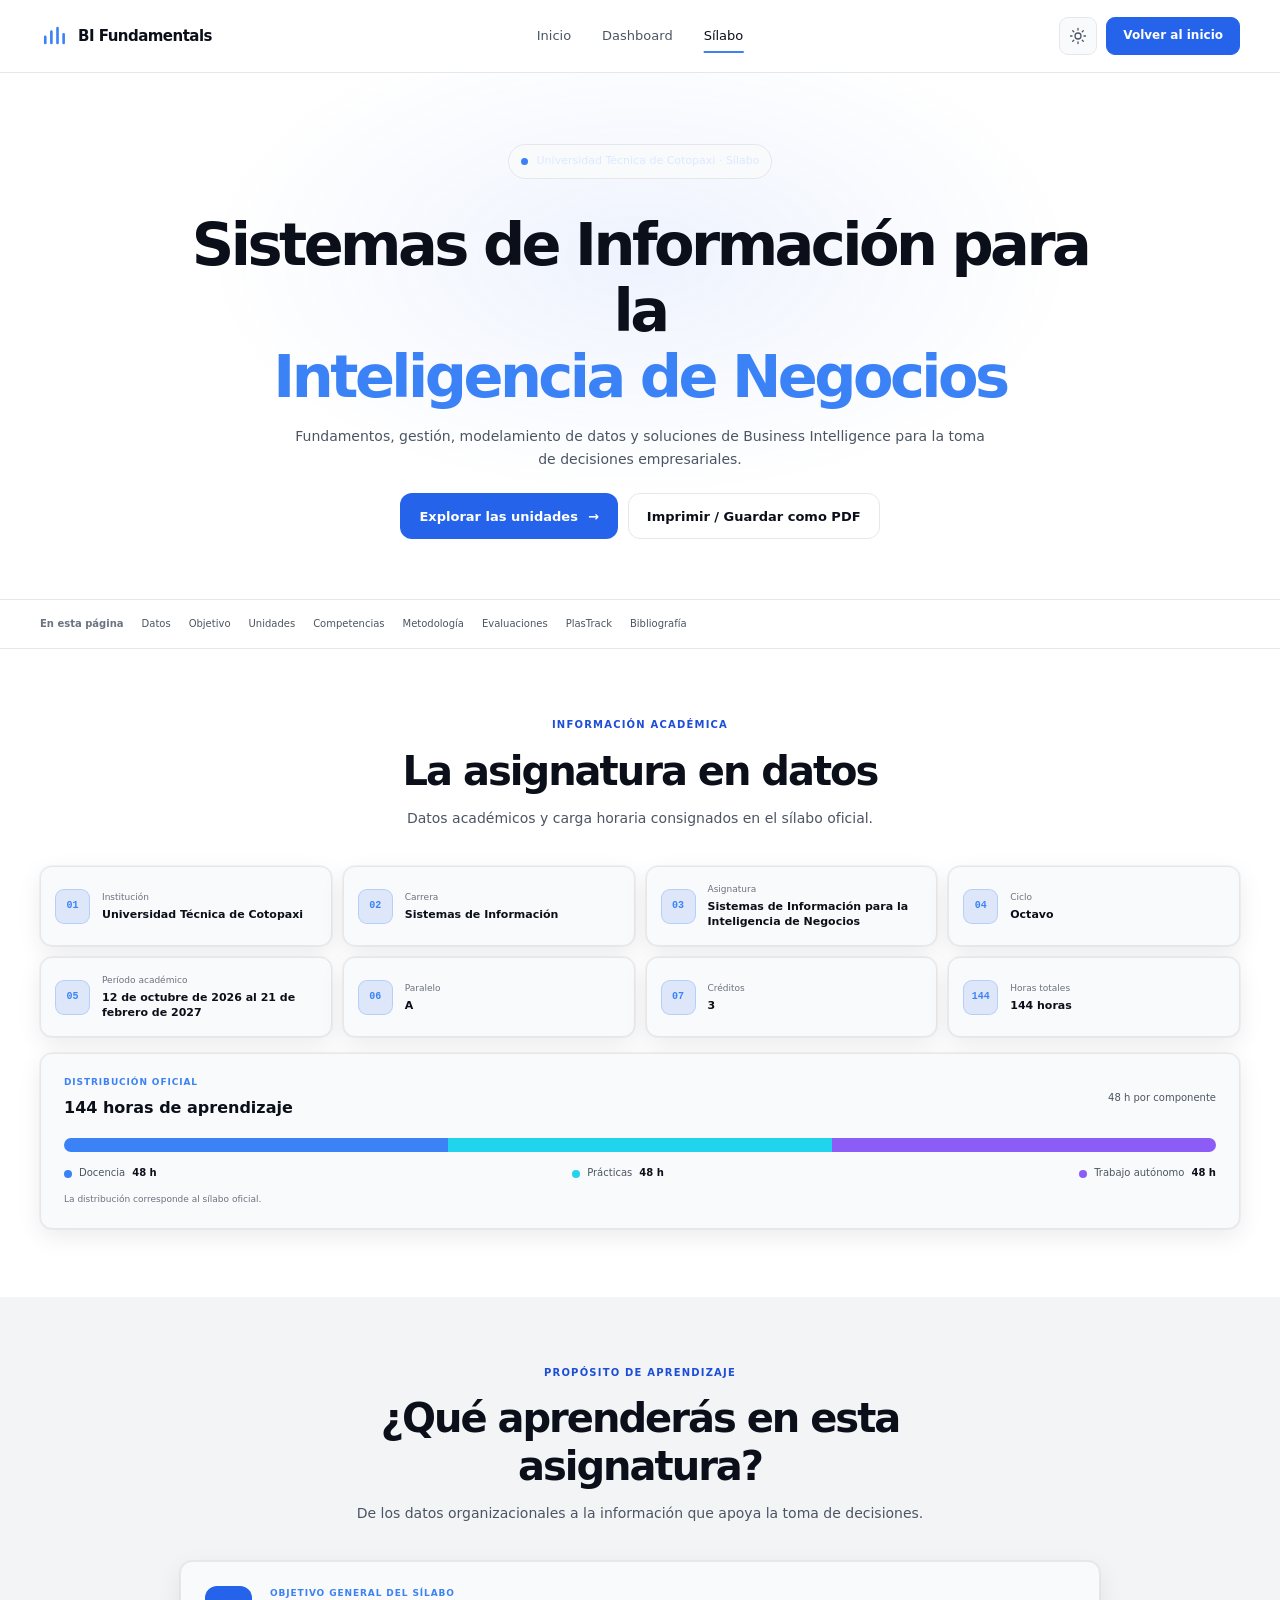
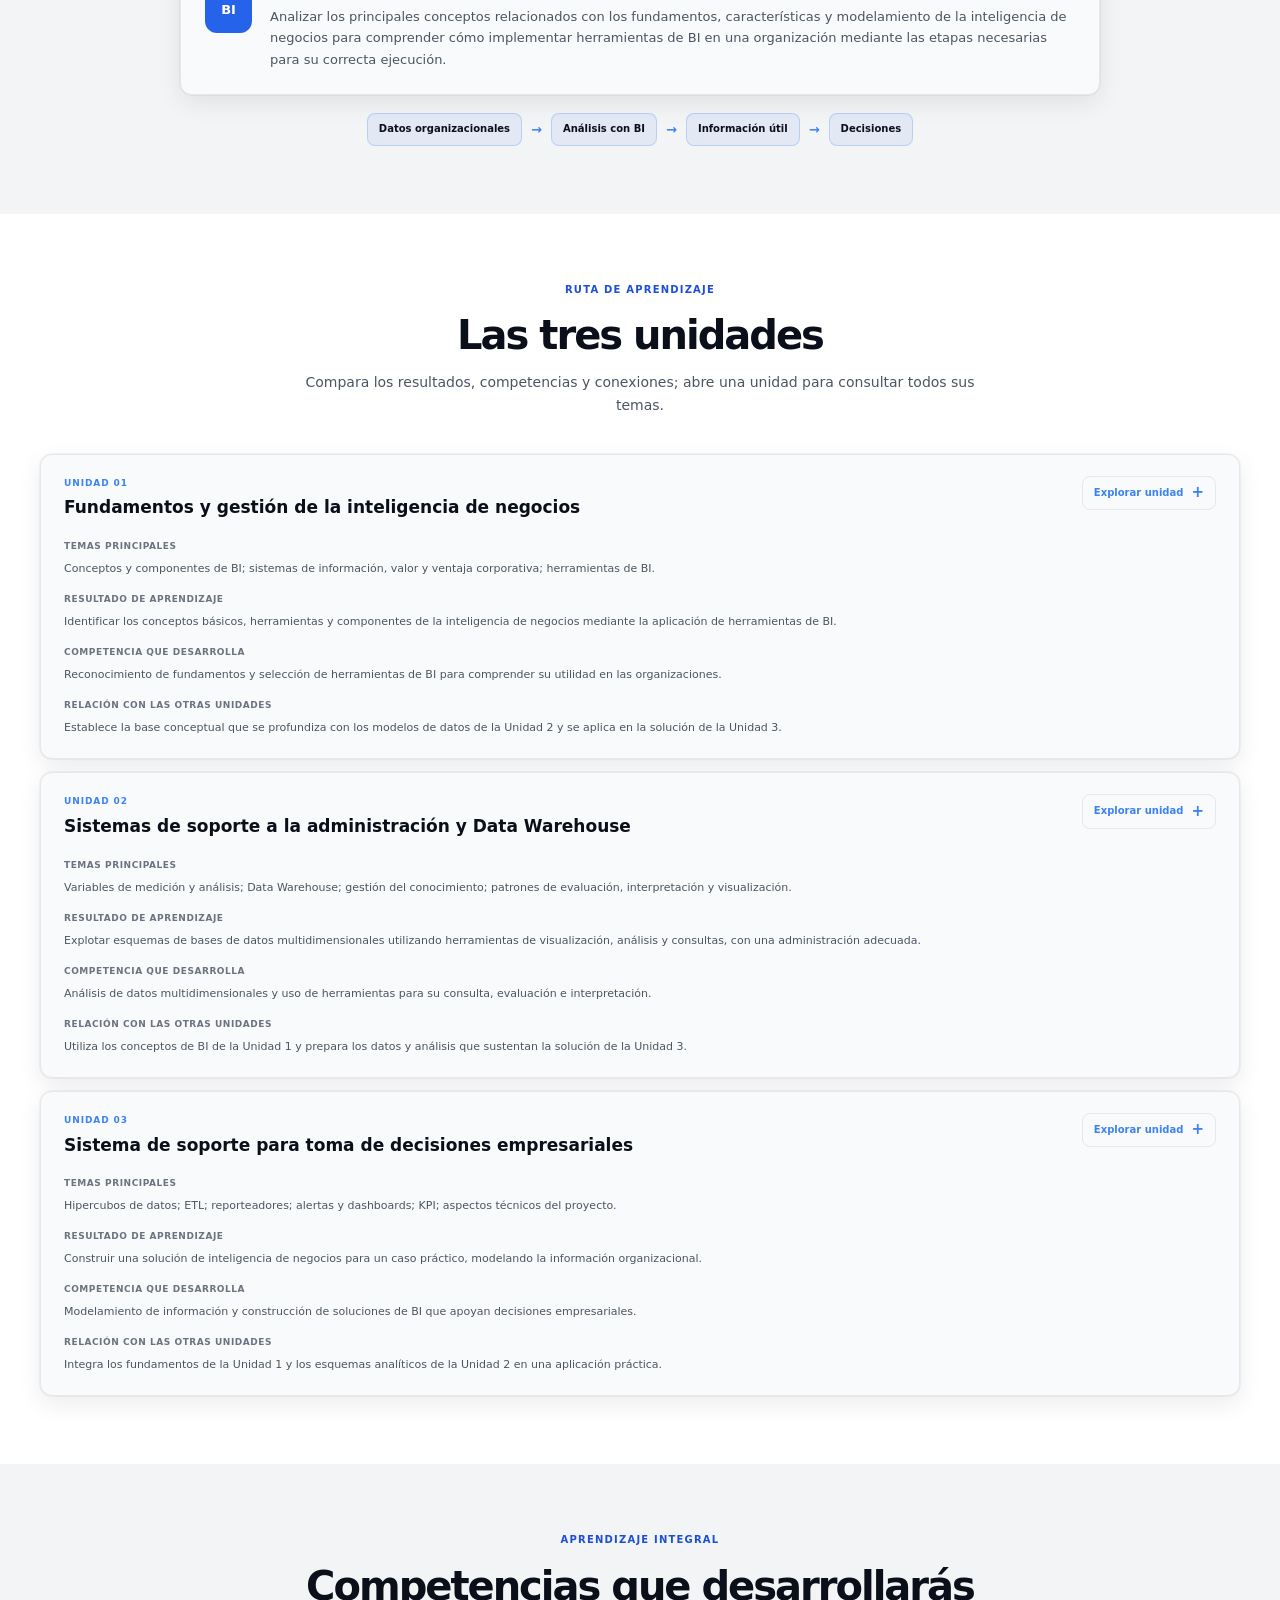
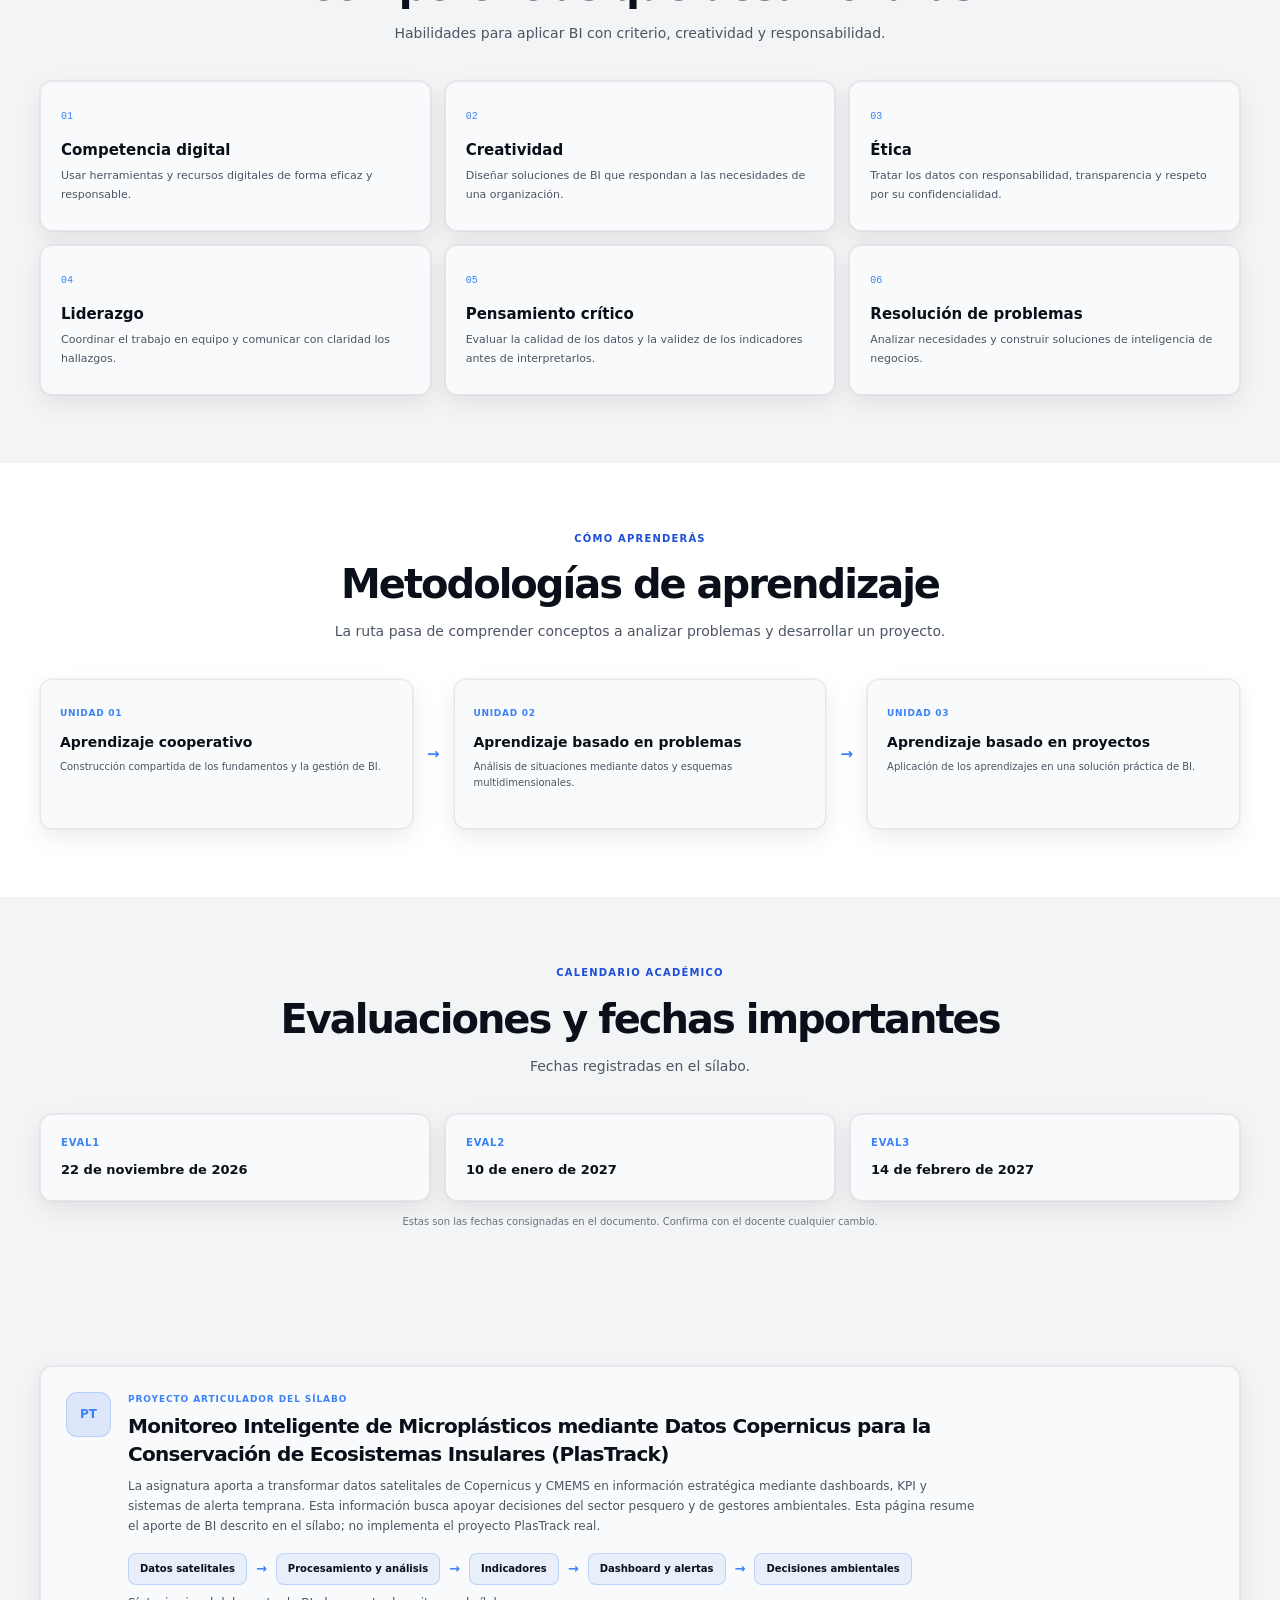
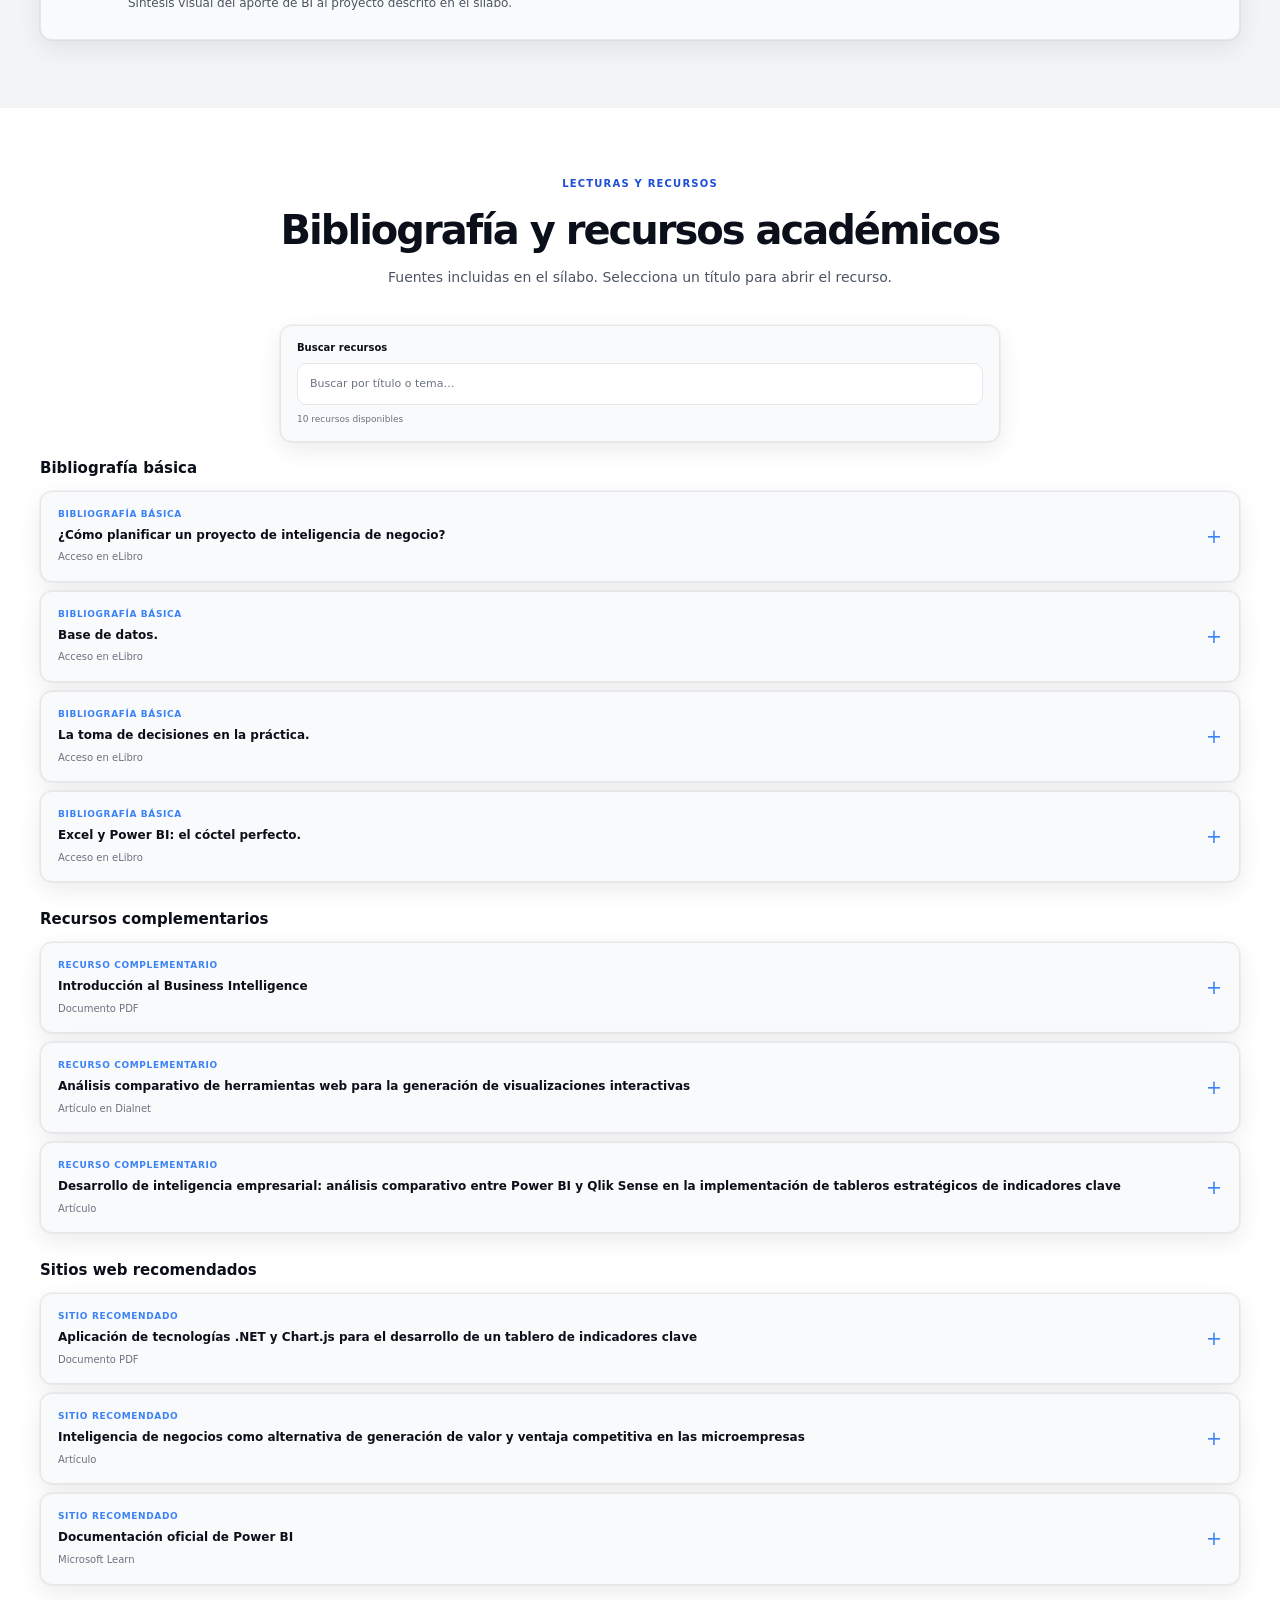
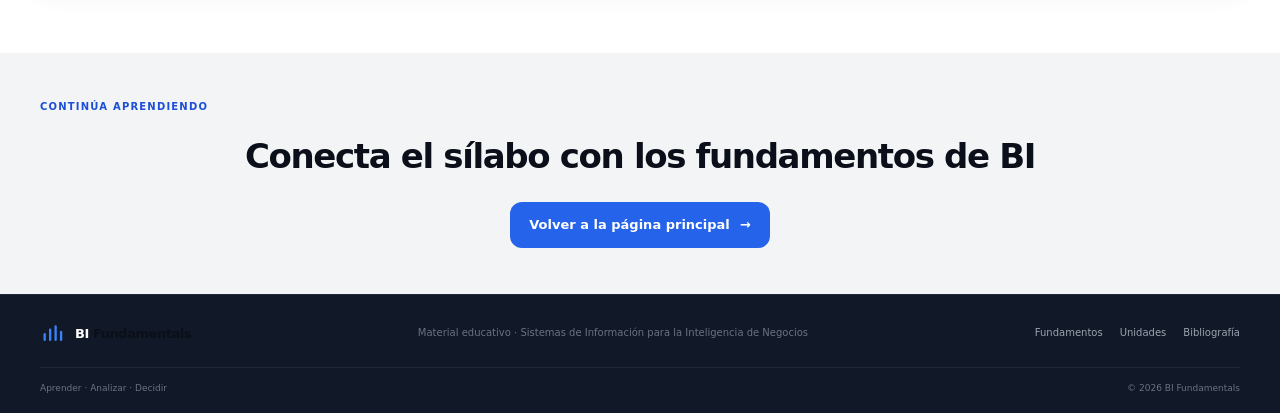
<file: silabo.html>
<!doctype html>
<html lang="es">
  <head>
    <meta charset="utf-8">
    <meta name="viewport" content="width=device-width, initial-scale=1">
    <meta name="description" content="Sílabo de Sistemas de Información para la Inteligencia de Negocios: unidades, competencias, metodología, evaluaciones y recursos.">
    <meta name="theme-color" content="#0A0E1A">
    <title>Sílabo | BI Fundamentals</title>
    <script>
      (function () {
        var theme = null;
        try {
          theme = localStorage.getItem("tema");
        } catch (error) {
          console.error("No se pudo leer la preferencia de tema.", error);
        }
        if (theme !== "light" && theme !== "dark") {
          theme = window.matchMedia("(prefers-color-scheme: light)").matches ? "light" : "dark";
        }
        document.documentElement.setAttribute("data-theme", theme);
      })();
    </script>
    <link rel="stylesheet" href="css/styles.css">
    <script src="js/main.js" defer></script>
  </head>
  <body>
    <a class="skip-link" href="#contenido">Saltar al contenido</a>
    <div class="reading-progress" id="reading-progress" role="progressbar" aria-label="Progreso de lectura" aria-valuemin="0" aria-valuemax="100" aria-valuenow="0">
      <span id="reading-progress-fill"></span>
    </div>

    <header class="site-header">
      <nav class="navbar container" aria-label="Navegación principal">
        <a class="brand" href="index.html" aria-label="BI Fundamentals, inicio">
          <svg class="brand-mark" aria-hidden="true" viewBox="0 0 32 32" fill="none">
            <path d="M6 24V17M13 24V11M20 24V7M27 24V14" stroke="currentColor" stroke-width="3" stroke-linecap="round"/>
          </svg>
          <span>BI <span class="brand-accent">Fundamentals</span></span>
        </a>
        <div class="nav-links" id="nav-links">
          <a href="index.html#fundamentos">Inicio</a>
          <a href="index.html#dashboard">Dashboard</a>
          <a class="nav-current" href="silabo.html" aria-current="page">Sílabo</a>
          <a class="nav-mobile-cta" href="#unidades">Explorar unidades <span aria-hidden="true">→</span></a>
        </div>
        <div class="nav-actions">
          <button class="theme-toggle" id="theme-toggle" type="button" aria-label="Cambiar tema" aria-pressed="true" title="Cambiar tema">
            <svg class="theme-icon theme-icon-moon" viewBox="0 0 24 24" fill="none" aria-hidden="true">
              <path d="M20.2 15.1A8.5 8.5 0 0 1 8.9 3.8 8.6 8.6 0 1 0 20.2 15.1Z" stroke="currentColor" stroke-width="1.7" stroke-linecap="round" stroke-linejoin="round"/>
            </svg>
            <svg class="theme-icon theme-icon-sun" viewBox="0 0 24 24" fill="none" aria-hidden="true">
              <circle cx="12" cy="12" r="4" stroke="currentColor" stroke-width="1.7"/>
              <path d="M12 2v2m0 16v2M4.93 4.93l1.42 1.42m11.3 11.3 1.42 1.42M2 12h2m16 0h2M4.93 19.07l1.42-1.42m11.3-11.3 1.42-1.42" stroke="currentColor" stroke-width="1.7" stroke-linecap="round"/>
            </svg>
          </button>
          <button class="nav-toggle" type="button" aria-expanded="false" aria-controls="nav-links" aria-label="Abrir navegación">
            <span></span><span></span><span></span>
          </button>
          <a class="nav-cta" href="index.html">Volver al inicio</a>
        </div>
      </nav>
    </header>

    <main id="contenido" class="syllabus-page">
      <section class="syllabus-hero" id="inicio">
        <div class="container syllabus-hero-inner reveal">
          <p class="hero-badge syllabus-badge"><span class="badge-dot" aria-hidden="true"></span> Universidad Técnica de Cotopaxi · Sílabo</p>
          <h1>Sistemas de Información para la<br><span>Inteligencia de Negocios</span></h1>
          <p class="syllabus-description">Fundamentos, gestión, modelamiento de datos y soluciones de Business Intelligence para la toma de decisiones empresariales.</p>
          <div class="syllabus-hero-actions">
            <a class="button button-primary" href="#unidades">Explorar las unidades <span aria-hidden="true">→</span></a>
            <button class="button button-quiet print-syllabus" id="print-syllabus" type="button">Imprimir / Guardar como PDF</button>
          </div>
        </div>
      </section>

      <nav class="syllabus-index" aria-label="Índice del sílabo">
        <div class="container syllabus-index-inner">
          <span>En esta página</span>
          <a href="#datos">Datos</a>
          <a href="#objetivo">Objetivo</a>
          <a href="#unidades">Unidades</a>
          <a href="#competencias">Competencias</a>
          <a href="#metodologia">Metodología</a>
          <a href="#evaluaciones">Evaluaciones</a>
          <a href="#plastrack">PlasTrack</a>
          <a href="#bibliografia">Bibliografía</a>
        </div>
      </nav>

      <section class="syllabus-section syllabus-data-section" id="datos">
        <div class="container">
          <div class="section-heading reveal">
            <p class="eyebrow eyebrow-dark">Información académica</p>
            <h2>La asignatura en datos</h2>
            <p>Datos académicos y carga horaria consignados en el sílabo oficial.</p>
          </div>
          <div class="syllabus-facts">
            <article class="syllabus-fact reveal"><span aria-hidden="true">01</span><div><small>Institución</small><strong>Universidad Técnica de Cotopaxi</strong></div></article>
            <article class="syllabus-fact reveal"><span aria-hidden="true">02</span><div><small>Carrera</small><strong>Sistemas de Información</strong></div></article>
            <article class="syllabus-fact reveal"><span aria-hidden="true">03</span><div><small>Asignatura</small><strong>Sistemas de Información para la Inteligencia de Negocios</strong></div></article>
            <article class="syllabus-fact reveal"><span aria-hidden="true">04</span><div><small>Ciclo</small><strong>Octavo</strong></div></article>
            <article class="syllabus-fact reveal"><span aria-hidden="true">05</span><div><small>Período académico</small><strong>12 de octubre de 2026 al 21 de febrero de 2027</strong></div></article>
            <article class="syllabus-fact reveal"><span aria-hidden="true">06</span><div><small>Paralelo</small><strong>A</strong></div></article>
            <article class="syllabus-fact reveal"><span aria-hidden="true">07</span><div><small>Créditos</small><strong>3</strong></div></article>
            <article class="syllabus-fact reveal syllabus-fact-total"><span aria-hidden="true">144</span><div><small>Horas totales</small><strong>144 horas</strong></div></article>
          </div>
          <article class="hours-card reveal">
            <div class="hours-heading"><div><p class="card-eyebrow">Distribución oficial</p><h3>144 horas de aprendizaje</h3></div><span>48 h por componente</span></div>
            <div class="hours-bar" role="img" aria-label="Distribución equitativa de 144 horas: 48 horas de docencia, 48 de prácticas y 48 de trabajo autónomo">
              <span class="hours-teaching"></span><span class="hours-practice"></span><span class="hours-independent"></span>
            </div>
            <div class="hours-legend">
              <span><i class="hours-dot hours-teaching"></i>Docencia <strong>48 h</strong></span>
              <span><i class="hours-dot hours-practice"></i>Prácticas <strong>48 h</strong></span>
              <span><i class="hours-dot hours-independent"></i>Trabajo autónomo <strong>48 h</strong></span>
            </div>
            <p class="hours-note">La distribución corresponde al sílabo oficial.</p>
          </article>
        </div>
      </section>

      <section class="syllabus-section syllabus-objective-section" id="objetivo">
        <div class="container syllabus-objective-layout">
          <div class="section-heading reveal">
            <p class="eyebrow eyebrow-dark">Propósito de aprendizaje</p>
            <h2>¿Qué aprenderás en esta asignatura?</h2>
            <p>De los datos organizacionales a la información que apoya la toma de decisiones.</p>
          </div>
          <article class="objective-card reveal">
            <span class="objective-mark" aria-hidden="true">BI</span>
            <div>
              <p class="card-eyebrow">Objetivo general del sílabo</p>
              <p>Analizar los principales conceptos relacionados con los fundamentos, características y modelamiento de la inteligencia de negocios para comprender cómo implementar herramientas de BI en una organización mediante las etapas necesarias para su correcta ejecución.</p>
            </div>
          </article>
          <div class="objective-flow reveal" aria-label="Transformación de datos para la toma de decisiones">
            <span>Datos organizacionales</span><b aria-hidden="true">→</b><span>Análisis con BI</span><b aria-hidden="true">→</b><span>Información útil</span><b aria-hidden="true">→</b><span>Decisiones</span>
          </div>
        </div>
      </section>

      <section class="syllabus-section units-section" id="unidades">
        <div class="container">
          <div class="section-heading reveal">
            <p class="eyebrow eyebrow-dark">Ruta de aprendizaje</p>
            <h2>Las tres unidades</h2>
            <p>Compara los resultados, competencias y conexiones; abre una unidad para consultar todos sus temas.</p>
          </div>
          <div class="unit-comparison">
            <details class="unit-card reveal" name="learning-units">
              <summary class="unit-card-summary">
                <span class="unit-card-number">UNIDAD 01</span>
                <h3>Fundamentos y gestión de la inteligencia de negocios</h3>
                <span class="unit-summary-label">Temas principales</span>
                <p>Conceptos y componentes de BI; sistemas de información, valor y ventaja corporativa; herramientas de BI.</p>
                <span class="unit-summary-label">Resultado de aprendizaje</span>
                <p>Identificar los conceptos básicos, herramientas y componentes de la inteligencia de negocios mediante la aplicación de herramientas de BI.</p>
                <span class="unit-summary-label">Competencia que desarrolla</span>
                <p>Reconocimiento de fundamentos y selección de herramientas de BI para comprender su utilidad en las organizaciones.</p>
                <span class="unit-summary-label">Relación con las otras unidades</span>
                <p>Establece la base conceptual que se profundiza con los modelos de datos de la Unidad 2 y se aplica en la solución de la Unidad 3.</p>
                <span class="unit-explore">Explorar unidad <b aria-hidden="true">+</b></span>
              </summary>
              <div class="unit-card-details">
                <div class="learning-outcome"><strong>Temas oficiales</strong>
                  <ul>
                    <li>Conceptos básicos de Business Intelligence.</li>
                    <li>Componentes de la inteligencia de negocios.</li>
                    <li>Sistemas de información y generación de valor y ventaja corporativa.</li>
                    <li>Principales herramientas de Business Intelligence.</li>
                  </ul>
                </div>
                <p class="unit-method"><strong>Metodología:</strong> aprendizaje cooperativo.</p>
              </div>
            </details>

            <details class="unit-card reveal" name="learning-units">
              <summary class="unit-card-summary">
                <span class="unit-card-number">UNIDAD 02</span>
                <h3>Sistemas de soporte a la administración y Data Warehouse</h3>
                <span class="unit-summary-label">Temas principales</span>
                <p>Variables de medición y análisis; Data Warehouse; gestión del conocimiento; patrones de evaluación, interpretación y visualización.</p>
                <span class="unit-summary-label">Resultado de aprendizaje</span>
                <p>Explotar esquemas de bases de datos multidimensionales utilizando herramientas de visualización, análisis y consultas, con una administración adecuada.</p>
                <span class="unit-summary-label">Competencia que desarrolla</span>
                <p>Análisis de datos multidimensionales y uso de herramientas para su consulta, evaluación e interpretación.</p>
                <span class="unit-summary-label">Relación con las otras unidades</span>
                <p>Utiliza los conceptos de BI de la Unidad 1 y prepara los datos y análisis que sustentan la solución de la Unidad 3.</p>
                <span class="unit-explore">Explorar unidad <b aria-hidden="true">+</b></span>
              </summary>
              <div class="unit-card-details">
                <div class="learning-outcome"><strong>Temas oficiales</strong>
                  <ul>
                    <li>Variables de medición y análisis.</li>
                    <li>Data Warehouse.</li>
                    <li>Sistemas de gestión del conocimiento.</li>
                    <li>Patrones: evaluación, interpretación y visualización.</li>
                  </ul>
                </div>
                <div class="architecture-flow" aria-label="Arquitectura analítica: datos, almacenamiento, análisis y visualización">
                  <span>Datos</span><b aria-hidden="true">→</b><span>Almacenamiento</span><b aria-hidden="true">→</b><span>Análisis</span><b aria-hidden="true">→</b><span>Visualización</span>
                </div>
                <p class="unit-method"><strong>Metodología:</strong> aprendizaje basado en problemas.</p>
              </div>
            </details>

            <details class="unit-card reveal" name="learning-units">
              <summary class="unit-card-summary">
                <span class="unit-card-number">UNIDAD 03</span>
                <h3>Sistema de soporte para toma de decisiones empresariales</h3>
                <span class="unit-summary-label">Temas principales</span>
                <p>Hipercubos de datos; ETL; reporteadores; alertas y dashboards; KPI; aspectos técnicos del proyecto.</p>
                <span class="unit-summary-label">Resultado de aprendizaje</span>
                <p>Construir una solución de inteligencia de negocios para un caso práctico, modelando la información organizacional.</p>
                <span class="unit-summary-label">Competencia que desarrolla</span>
                <p>Modelamiento de información y construcción de soluciones de BI que apoyan decisiones empresariales.</p>
                <span class="unit-summary-label">Relación con las otras unidades</span>
                <p>Integra los fundamentos de la Unidad 1 y los esquemas analíticos de la Unidad 2 en una aplicación práctica.</p>
                <span class="unit-explore">Explorar unidad <b aria-hidden="true">+</b></span>
              </summary>
              <div class="unit-card-details">
                <div class="learning-outcome"><strong>Temas oficiales</strong>
                  <ul>
                    <li>Vistas multidimensionales o hipercubos de datos.</li>
                    <li>Procesos ETL.</li>
                    <li>Reporteadores.</li>
                    <li>Alertas y tableros de control o dashboards.</li>
                    <li>Indicadores clave de desempeño (KPI).</li>
                    <li>Aspectos técnicos del proyecto.</li>
                  </ul>
                </div>
                <div class="decision-flow" aria-label="Representación didáctica: fuentes de datos, ETL, modelado, reportes, KPI y decisiones">
                  <span>Fuentes de datos</span><b aria-hidden="true">→</b><span>ETL</span><b aria-hidden="true">→</b><span>Modelado</span><b aria-hidden="true">→</b><span>Reportes y dashboards</span><b aria-hidden="true">→</b><span>KPI</span><b aria-hidden="true">→</b><span>Decisiones</span>
                </div>
                <p class="diagram-note">Flujo didáctico de los temas de la unidad; no es una transcripción literal del sílabo.</p>
                <p class="unit-method"><strong>Metodología:</strong> aprendizaje basado en proyectos.</p>
              </div>
            </details>
          </div>
        </div>
      </section>

      <section class="syllabus-section soft-skills-section" id="competencias">
        <div class="container">
          <div class="section-heading reveal">
            <p class="eyebrow eyebrow-dark">Aprendizaje integral</p>
            <h2>Competencias que desarrollarás</h2>
            <p>Habilidades para aplicar BI con criterio, creatividad y responsabilidad.</p>
          </div>
          <div class="skills-grid">
            <article class="skill-card reveal"><span aria-hidden="true">01</span><h3>Competencia digital</h3><p>Usar herramientas y recursos digitales de forma eficaz y responsable.</p></article>
            <article class="skill-card reveal"><span aria-hidden="true">02</span><h3>Creatividad</h3><p>Diseñar soluciones de BI que respondan a las necesidades de una organización.</p></article>
            <article class="skill-card reveal"><span aria-hidden="true">03</span><h3>Ética</h3><p>Tratar los datos con responsabilidad, transparencia y respeto por su confidencialidad.</p></article>
            <article class="skill-card reveal"><span aria-hidden="true">04</span><h3>Liderazgo</h3><p>Coordinar el trabajo en equipo y comunicar con claridad los hallazgos.</p></article>
            <article class="skill-card reveal"><span aria-hidden="true">05</span><h3>Pensamiento crítico</h3><p>Evaluar la calidad de los datos y la validez de los indicadores antes de interpretarlos.</p></article>
            <article class="skill-card reveal"><span aria-hidden="true">06</span><h3>Resolución de problemas</h3><p>Analizar necesidades y construir soluciones de inteligencia de negocios.</p></article>
          </div>
        </div>
      </section>

      <section class="syllabus-section methodology-section" id="metodologia">
        <div class="container">
          <div class="section-heading reveal">
            <p class="eyebrow eyebrow-dark">Cómo aprenderás</p>
            <h2>Metodologías de aprendizaje</h2>
            <p>La ruta pasa de comprender conceptos a analizar problemas y desarrollar un proyecto.</p>
          </div>
          <div class="methodology-steps">
            <article class="method-step reveal"><span>UNIDAD 01</span><h3>Aprendizaje cooperativo</h3><p>Construcción compartida de los fundamentos y la gestión de BI.</p></article>
            <b aria-hidden="true">→</b>
            <article class="method-step reveal"><span>UNIDAD 02</span><h3>Aprendizaje basado en problemas</h3><p>Análisis de situaciones mediante datos y esquemas multidimensionales.</p></article>
            <b aria-hidden="true">→</b>
            <article class="method-step reveal"><span>UNIDAD 03</span><h3>Aprendizaje basado en proyectos</h3><p>Aplicación de los aprendizajes en una solución práctica de BI.</p></article>
          </div>
        </div>
      </section>

      <section class="syllabus-section evaluation-section" id="evaluaciones">
        <div class="container">
          <div class="section-heading reveal">
            <p class="eyebrow eyebrow-dark">Calendario académico</p>
            <h2>Evaluaciones y fechas importantes</h2>
            <p>Fechas registradas en el sílabo.</p>
          </div>
          <ol class="evaluation-timeline">
            <li class="evaluation-point reveal"><span class="evaluation-code">EVAL1</span><time datetime="2026-11-22">22 de noviembre de 2026</time></li>
            <li class="evaluation-point reveal"><span class="evaluation-code">EVAL2</span><time datetime="2027-01-10">10 de enero de 2027</time></li>
            <li class="evaluation-point reveal"><span class="evaluation-code">EVAL3</span><time datetime="2027-02-14">14 de febrero de 2027</time></li>
          </ol>
          <p class="evaluation-note">Estas son las fechas consignadas en el documento. Confirma con el docente cualquier cambio.</p>
        </div>
      </section>

      <section class="syllabus-section plastrack-section" id="plastrack">
        <div class="container">
          <article class="plastrack-card reveal">
            <div class="plastrack-icon" aria-hidden="true">PT</div>
            <div class="plastrack-copy">
              <p class="card-eyebrow">Proyecto articulador del sílabo</p>
              <h2>Monitoreo Inteligente de Microplásticos mediante Datos Copernicus para la Conservación de Ecosistemas Insulares (PlasTrack)</h2>
              <p>La asignatura aporta a transformar datos satelitales de Copernicus y CMEMS en información estratégica mediante dashboards, KPI y sistemas de alerta temprana. Esta información busca apoyar decisiones del sector pesquero y de gestores ambientales. Esta página resume el aporte de BI descrito en el sílabo; no implementa el proyecto PlasTrack real.</p>
              <div class="plastrack-flow" aria-label="Síntesis visual del aporte de BI a PlasTrack">
                <span>Datos satelitales</span><b aria-hidden="true">→</b><span>Procesamiento y análisis</span><b aria-hidden="true">→</b><span>Indicadores</span><b aria-hidden="true">→</b><span>Dashboard y alertas</span><b aria-hidden="true">→</b><span>Decisiones ambientales</span>
              </div>
              <p class="diagram-note">Síntesis visual del aporte de BI al proyecto descrito en el sílabo.</p>
            </div>
          </article>
        </div>
      </section>

      <section class="syllabus-section bibliography-section" id="bibliografia">
        <div class="container">
          <div class="section-heading reveal">
            <p class="eyebrow eyebrow-dark">Lecturas y recursos</p>
            <h2>Bibliografía y recursos académicos</h2>
            <p>Fuentes incluidas en el sílabo. Selecciona un título para abrir el recurso.</p>
          </div>
          <div class="bibliography-search reveal">
            <label for="bibliography-search">Buscar recursos</label>
            <input id="bibliography-search" type="search" placeholder="Buscar por título o tema…" autocomplete="off">
            <p id="bibliography-result-count" aria-live="polite">10 recursos disponibles</p>
          </div>
          <div class="resource-groups">
            <section class="resource-group" aria-labelledby="basic-resources">
              <h3 id="basic-resources">Bibliografía básica</h3>
              <div class="bibliography-list" id="bibliography-list">
                <details class="bibliography-item reveal" data-searchable="planificar proyecto inteligencia negocio"><summary><span class="bibliography-type">Bibliografía básica</span><strong>¿Cómo planificar un proyecto de inteligencia de negocio?</strong><span class="bibliography-author">Acceso en eLibro</span></summary><div><a href="https://elibro.net/es/lc/utcotopaxi/titulos/58548" target="_blank" rel="noopener noreferrer">Abrir recurso <span aria-hidden="true">↗</span></a></div></details>
                <details class="bibliography-item reveal" data-searchable="base de datos"><summary><span class="bibliography-type">Bibliografía básica</span><strong>Base de datos.</strong><span class="bibliography-author">Acceso en eLibro</span></summary><div><a href="https://elibro.net/es/lc/utcotopaxi/titulos/121283" target="_blank" rel="noopener noreferrer">Abrir recurso <span aria-hidden="true">↗</span></a></div></details>
                <details class="bibliography-item reveal" data-searchable="toma decisiones práctica"><summary><span class="bibliography-type">Bibliografía básica</span><strong>La toma de decisiones en la práctica.</strong><span class="bibliography-author">Acceso en eLibro</span></summary><div><a href="https://elibro.net/es/lc/utcotopaxi/titulos/227386" target="_blank" rel="noopener noreferrer">Abrir recurso <span aria-hidden="true">↗</span></a></div></details>
                <details class="bibliography-item reveal" data-searchable="excel power bi cóctel perfecto"><summary><span class="bibliography-type">Bibliografía básica</span><strong>Excel y Power BI: el cóctel perfecto.</strong><span class="bibliography-author">Acceso en eLibro</span></summary><div><a href="https://elibro.net/es/lc/utcotopaxi/titulos/282827" target="_blank" rel="noopener noreferrer">Abrir recurso <span aria-hidden="true">↗</span></a></div></details>
              </div>
            </section>
            <section class="resource-group" aria-labelledby="complementary-resources">
              <h3 id="complementary-resources">Recursos complementarios</h3>
              <div class="bibliography-list">
                <details class="bibliography-item reveal" data-searchable="introducción business intelligence"><summary><span class="bibliography-type">Recurso complementario</span><strong>Introducción al Business Intelligence</strong><span class="bibliography-author">Documento PDF</span></summary><div><a href="http://cursos.yura.website/wp-content/uploads/2020/03/Introduccion_al_Business_Intelligence.pdf" target="_blank" rel="noopener noreferrer">Abrir recurso <span aria-hidden="true">↗</span></a></div></details>
                <details class="bibliography-item reveal" data-searchable="análisis comparativo herramientas web visualizaciones interactivas"><summary><span class="bibliography-type">Recurso complementario</span><strong>Análisis comparativo de herramientas web para la generación de visualizaciones interactivas</strong><span class="bibliography-author">Artículo en Dialnet</span></summary><div><a href="https://dialnet.unirioja.es/servlet/articulo?codigo=10387164" target="_blank" rel="noopener noreferrer">Abrir recurso <span aria-hidden="true">↗</span></a></div></details>
                <details class="bibliography-item reveal" data-searchable="desarrollo inteligencia empresarial análisis comparativo power bi qlik sense tableros estratégicos indicadores clave"><summary><span class="bibliography-type">Recurso complementario</span><strong>Desarrollo de inteligencia empresarial: análisis comparativo entre Power BI y Qlik Sense en la implementación de tableros estratégicos de indicadores clave</strong><span class="bibliography-author">Artículo</span></summary><div><a href="http://technologyrain.com.ar/index.php/trj/article/view/30" target="_blank" rel="noopener noreferrer">Abrir recurso <span aria-hidden="true">↗</span></a></div></details>
              </div>
            </section>
            <section class="resource-group" aria-labelledby="web-resources">
              <h3 id="web-resources">Sitios web recomendados</h3>
              <div class="bibliography-list">
                <details class="bibliography-item reveal" data-searchable="tecnologías .net chart.js tablero indicadores clave"><summary><span class="bibliography-type">Sitio recomendado</span><strong>Aplicación de tecnologías .NET y Chart.js para el desarrollo de un tablero de indicadores clave</strong><span class="bibliography-author">Documento PDF</span></summary><div><a href="https://ecuciencia.utc.edu.ec/media/articulo/articulo-005-corregido.pdf" target="_blank" rel="noopener noreferrer">Abrir recurso <span aria-hidden="true">↗</span></a></div></details>
                <details class="bibliography-item reveal" data-searchable="inteligencia negocios generación valor ventaja competitiva microempresas"><summary><span class="bibliography-type">Sitio recomendado</span><strong>Inteligencia de negocios como alternativa de generación de valor y ventaja competitiva en las microempresas</strong><span class="bibliography-author">Artículo</span></summary><div><a href="https://investigacion.utc.edu.ec/index.php/ciya/es/article/view/391" target="_blank" rel="noopener noreferrer">Abrir recurso <span aria-hidden="true">↗</span></a></div></details>
                <details class="bibliography-item reveal" data-searchable="documentación oficial power bi microsoft"><summary><span class="bibliography-type">Sitio recomendado</span><strong>Documentación oficial de Power BI</strong><span class="bibliography-author">Microsoft Learn</span></summary><div><a href="https://learn.microsoft.com/es-es/power-bi/" target="_blank" rel="noopener noreferrer">Abrir recurso <span aria-hidden="true">↗</span></a></div></details>
              </div>
            </section>
          </div>
          <p class="bibliography-empty" id="bibliography-empty" hidden>No se encontraron recursos. Prueba con otro término.</p>
        </div>
      </section>

      <section class="syllabus-bottom-cta">
        <div class="container">
          <p class="eyebrow eyebrow-dark">Continúa aprendiendo</p>
          <h2>Conecta el sílabo con los fundamentos de BI</h2>
          <a class="button button-primary" href="index.html#fundamentos">Volver a la página principal <span aria-hidden="true">→</span></a>
        </div>
      </section>
    </main>

    <button class="back-to-top" id="back-to-top" type="button" aria-label="Volver al inicio de la página" title="Volver al inicio">↑</button>

    <footer class="site-footer">
      <div class="container footer-content">
        <a class="brand footer-brand" href="index.html">
          <svg class="brand-mark" aria-hidden="true" viewBox="0 0 32 32" fill="none"><path d="M6 24V17M13 24V11M20 24V7M27 24V14" stroke="currentColor" stroke-width="3" stroke-linecap="round"/></svg>
          <span>BI <span class="brand-accent">Fundamentals</span></span>
        </a>
        <p>Material educativo · Sistemas de Información para la Inteligencia de Negocios</p>
        <div class="footer-links"><a class="footer-link" href="index.html#fundamentos">Fundamentos</a><a class="footer-link" href="#unidades">Unidades</a><a class="footer-link" href="#bibliografia">Bibliografía</a></div>
      </div>
      <div class="container footer-bottom"><span>Aprender · Analizar · Decidir</span><span>© 2026 BI Fundamentals</span></div>
    </footer>
  </body>
</html>
</file>
<file: css/styles.css>
:root,
:root[data-theme="dark"] {
  /* Paleta semántica compartida; ajusta ambos temas aquí. */
  --bg-principal: #0A0E1A;
  --bg-superficie: #111827;
  --bg-elevado: #1A2234;
  --borde: #1F2937;
  --borde-hover: #2563EB;
  --texto-principal: #FFFFFF;
  --texto-secundario: #9CA3AF;
  --texto-tenue: #6B7280;
  --azul-primario: #2563EB;
  --azul-hover: #1D4ED8;
  --azul-glow: #3B82F6;
  --azul-claro: #DBEAFE;
  --texto-accion: #FFFFFF;
  --fondo-alterno: #0C1220;
  --header-borde: rgba(31, 41, 55, 0.72);
  --header-fondo: rgba(10, 14, 26, 0.88);
  --badge-fondo: rgba(17, 24, 39, 0.85);
  --opcion-fondo: rgba(10, 14, 26, 0.42);
  --menu-fondo: rgba(10, 14, 26, 0.98);
  --tinte-azul-08: rgba(37, 99, 235, 0.08);
  --tinte-azul-10: rgba(37, 99, 235, 0.10);
  --tinte-azul-12: rgba(37, 99, 235, 0.12);
  --tinte-azul-15: rgba(37, 99, 235, 0.15);
  --tinte-azul-25: rgba(59, 130, 246, 0.25);
  --tinte-azul-30: rgba(59, 130, 246, 0.30);
  --halo-hero: rgba(37, 99, 235, 0.10);
  --chart-grid: rgba(31, 41, 55, 0.3);
  --chart-muted: #6B7280;
  --error-suave: rgba(220, 38, 38, 0.10);
  --error-texto: #FCA5A5;
  --sombra: 0 0 0 1px rgba(255,255,255,0.05), 0 10px 30px rgba(0,0,0,0.35);
  --sombra-superficie: var(--sombra);
  --footer-fondo: #111827;
  --footer-borde: #1F2937;
  --footer-texto: #9CA3AF;
  --footer-tenue: #6B7280;
  --footer-titulo: #FFFFFF;
  --rojo-error: #DC2626;
  --negro-fondo: var(--bg-principal);
  --negro-superficie: var(--bg-superficie);
  --negro-borde: var(--borde);
  --blanco: var(--texto-principal);
  --gris-texto: var(--texto-secundario);
  --gris-tenue: var(--texto-tenue);
  --error: var(--rojo-error);
  --quiz-fondo: var(--bg-elevado);
  --radio: 12px;
  --ancho-contenido: 1200px;
}

:root[data-theme="light"] {
  --bg-principal: #FFFFFF;
  --bg-superficie: #F9FAFB;
  --bg-elevado: #FFFFFF;
  --borde: #E5E7EB;
  --borde-hover: #2563EB;
  --texto-principal: #0B0F19;
  --texto-secundario: #4B5563;
  --texto-tenue: #6B7280;
  --azul-primario: #2563EB;
  --azul-hover: #1D4ED8;
  --azul-glow: #3B82F6;
  --azul-claro: #DBEAFE;
  --texto-accion: #FFFFFF;
  --fondo-alterno: #F3F4F6;
  --header-borde: #E5E7EB;
  --header-fondo: rgba(255, 255, 255, 0.9);
  --badge-fondo: #F8FAFC;
  --opcion-fondo: #FFFFFF;
  --menu-fondo: rgba(255, 255, 255, 0.98);
  --tinte-azul-08: rgba(37, 99, 235, 0.08);
  --tinte-azul-10: rgba(37, 99, 235, 0.10);
  --tinte-azul-12: rgba(37, 99, 235, 0.12);
  --tinte-azul-15: rgba(37, 99, 235, 0.15);
  --tinte-azul-25: rgba(59, 130, 246, 0.25);
  --tinte-azul-30: rgba(59, 130, 246, 0.30);
  --halo-hero: rgba(37, 99, 235, 0.08);
  --chart-grid: #E5E7EB;
  --chart-muted: #9CA3AF;
  --error-suave: rgba(220, 38, 38, 0.08);
  --error-texto: #B91C1C;
  --sombra: 0 0 0 1px rgba(0,0,0,0.04), 0 8px 24px rgba(0,0,0,0.08);
  --sombra-superficie: var(--sombra);
  --negro-fondo: var(--bg-principal);
  --negro-superficie: var(--bg-superficie);
  --negro-borde: var(--borde);
  --blanco: var(--texto-principal);
  --gris-texto: var(--texto-secundario);
  --gris-tenue: var(--texto-tenue);
  --error: var(--rojo-error);
  --quiz-fondo: var(--fondo-alterno);
}

* {
  box-sizing: border-box;
}

html {
  scroll-behavior: smooth;
  scroll-padding-top: 82px;
}

body {
  margin: 0;
  color: var(--blanco);
  background: var(--negro-fondo);
  font-family: Inter, ui-sans-serif, system-ui, -apple-system, BlinkMacSystemFont, "Segoe UI", sans-serif;
  font-size: 15px;
  line-height: 1.65;
  -webkit-font-smoothing: antialiased;
}

button,
a {
  font: inherit;
}

a {
  color: inherit;
}

button:focus-visible,
a:focus-visible,
summary:focus-visible,
.quiz-option:focus-visible {
  outline: 2px solid var(--azul-glow);
  outline-offset: 2px;
}

.container {
  width: min(var(--ancho-contenido), calc(100% - 48px));
  margin-inline: auto;
}

.skip-link {
  position: fixed;
  z-index: 30;
  top: 10px;
  left: 10px;
  padding: 9px 13px;
  transform: translateY(-160%);
  border-radius: 8px;
  color: var(--texto-accion);
  background: var(--azul-primario);
}

.skip-link:focus {
  transform: translateY(0);
}

.site-header {
  position: sticky;
  z-index: 20;
  top: 0;
  border-bottom: 1px solid var(--header-borde);
  background: var(--header-fondo);
  backdrop-filter: blur(16px);
  -webkit-backdrop-filter: blur(16px);
}

.navbar {
  position: relative;
  display: flex;
  min-height: 72px;
  align-items: center;
  justify-content: space-between;
}

.brand {
  display: inline-flex;
  flex: 0 0 auto;
  align-items: center;
  gap: 10px;
  color: var(--blanco);
  font-size: 15px;
  font-weight: 650;
  letter-spacing: -0.035em;
  text-decoration: none;
}

.brand-mark {
  display: block;
  width: 28px;
  height: 28px;
  color: var(--azul-glow);
}

.brand-accent {
  color: var(--blanco);
  font-weight: 750;
}

.nav-links {
  position: absolute;
  left: 50%;
  display: flex;
  align-items: center;
  gap: 31px;
  transform: translateX(-50%);
}

.nav-links > a:not(.nav-cta) {
  position: relative;
  padding-block: 8px;
  color: var(--gris-texto);
  font-size: 13px;
  text-decoration: none;
  transition: color 0.2s ease;
}

.nav-links > a:not(.nav-cta)::after {
  position: absolute;
  right: 0;
  bottom: 2px;
  left: 0;
  height: 2px;
  transform: scaleX(0);
  transform-origin: left;
  background: var(--azul-glow);
  content: "";
  transition: transform 0.2s ease;
}

.nav-links > a:not(.nav-cta):hover {
  color: var(--blanco);
}

.nav-links > a.nav-current:not(.nav-cta) {
  color: var(--texto-principal);
}

.nav-links > a.nav-current:not(.nav-cta)::after {
  transform: scaleX(1);
}

.nav-links > a:not(.nav-cta):hover::after {
  transform: scaleX(1);
}

.nav-cta {
  display: inline-flex;
  min-height: 38px;
  align-items: center;
  justify-content: center;
  padding: 0 16px;
  border: 1px solid var(--azul-primario);
  border-radius: 9px;
  color: var(--texto-accion);
  background: var(--azul-primario);
  font-size: 12px;
  font-weight: 650;
  text-decoration: none;
  transition: all 0.2s ease;
}

.nav-cta:hover {
  border-color: var(--azul-hover);
  background: var(--azul-hover);
  box-shadow: 0 0 20px var(--tinte-azul-10);
}

.nav-toggle {
  display: none;
}

.nav-actions {
  display: flex;
  align-items: center;
  gap: 9px;
  margin-left: auto;
}

.theme-toggle {
  display: grid;
  width: 38px;
  height: 38px;
  flex: 0 0 38px;
  place-items: center;
  border: 1px solid var(--negro-borde);
  border-radius: 9px;
  color: var(--gris-texto);
  background: var(--negro-superficie);
  cursor: pointer;
  transition: all 0.2s ease;
}

.theme-toggle:hover {
  border-color: var(--azul-primario);
  color: var(--azul-hover);
}

.theme-icon {
  width: 18px;
  height: 18px;
  transition: transform 0.2s ease;
}

.theme-toggle.is-changing .theme-icon {
  transform: rotate(180deg);
}

.theme-icon-sun,
:root[data-theme="dark"] .theme-icon-sun {
  display: none;
}

:root[data-theme="light"] .theme-icon-moon {
  display: none;
}

:root[data-theme="light"] .theme-icon-sun {
  display: block;
}

.nav-mobile-cta {
  display: none;
}

.hero {
  position: relative;
  overflow: hidden;
  isolation: isolate;
  background:
    radial-gradient(ellipse 620px 380px at 50% 34%, var(--halo-hero), transparent 72%),
    var(--negro-fondo);
  text-align: center;
}

.hero-content {
  position: relative;
  z-index: 1;
  display: flex;
  min-height: 590px;
  flex-direction: column;
  align-items: center;
  justify-content: center;
  padding-block: 78px 50px;
}

.hero-badge {
  display: inline-flex;
  min-height: 35px;
  align-items: center;
  justify-content: center;
  gap: 9px;
  padding: 5px 12px;
  border: 1px solid var(--negro-borde);
  border-radius: 999px;
  color: var(--azul-claro);
  background: var(--badge-fondo);
  font-size: 11px;
  text-decoration: none;
  transition: border-color 0.2s ease, background-color 0.2s ease;
}

.hero-badge:hover {
  border-color: var(--azul-primario);
  background: var(--negro-superficie);
}

.badge-dot {
  width: 7px;
  height: 7px;
  flex: 0 0 7px;
  border-radius: 50%;
  background: var(--azul-glow);
}

.hero h1 {
  max-width: 900px;
  margin: 27px 0 0;
  color: var(--blanco);
  font-size: clamp(42px, 5.2vw, 66px);
  font-weight: 680;
  letter-spacing: -0.065em;
  line-height: 1.09;
}

.hero h1 span {
  color: var(--azul-glow);
}

.hero-copy {
  max-width: 670px;
  margin: 21px 0 0;
  color: var(--gris-texto);
  font-size: 16px;
  line-height: 1.75;
}

.hero-actions {
  display: flex;
  flex-wrap: wrap;
  justify-content: center;
  gap: 12px;
  margin-top: 29px;
}

.button {
  display: inline-flex;
  min-height: 46px;
  align-items: center;
  justify-content: center;
  gap: 10px;
  padding: 0 18px;
  border: 1px solid transparent;
  border-radius: var(--radio);
  cursor: pointer;
  font-size: 13px;
  font-weight: 650;
  text-decoration: none;
  transition: all 0.2s ease;
}

.button-primary {
  color: var(--texto-accion);
  background: var(--azul-primario);
}

.button-primary:hover:not(:disabled) {
  background: var(--azul-hover);
  box-shadow: 0 0 20px var(--tinte-azul-15);
}

.button-quiet {
  border-color: var(--negro-borde);
  color: var(--blanco);
  background: transparent;
}

.button-quiet:hover {
  border-color: var(--azul-primario);
  background: var(--tinte-azul-08);
}

.hero-proof {
  display: flex;
  align-items: center;
  justify-content: center;
  gap: 13px;
  margin-top: 35px;
  color: var(--gris-tenue);
  font-size: 11px;
}

.hero-proof i {
  width: 3px;
  height: 3px;
  border-radius: 50%;
  background: var(--gris-tenue);
}

.section {
  padding-block: 88px;
}

.features-section,
.fundamentals-section,
.dashboard-section {
  background: var(--negro-fondo);
}

.section-heading {
  max-width: 720px;
  margin: 0 auto 36px;
  text-align: center;
}

.eyebrow {
  display: flex;
  align-items: center;
  gap: 9px;
  margin: 0 0 13px;
  color: var(--azul-claro);
  font-size: 10px;
  font-weight: 700;
  letter-spacing: 0.12em;
  text-transform: uppercase;
}

.section-heading .eyebrow,
.final-cta .eyebrow {
  justify-content: center;
}

.eyebrow-dark {
  color: var(--azul-glow);
}

:root[data-theme="light"] .eyebrow:not(.eyebrow-dark),
:root[data-theme="light"] .eyebrow-dark {
  color: var(--azul-hover);
}

.section-heading h2,
.quiz-intro h2,
.dashboard-hero h2,
.final-cta h2 {
  margin: 0;
  color: var(--blanco);
  font-size: clamp(30px, 4vw, 40px);
  font-weight: 650;
  letter-spacing: -0.05em;
  line-height: 1.2;
}

.section-heading > p:last-child {
  margin: 12px 0 0;
  color: var(--gris-texto);
  font-size: 14px;
}

.features-grid {
  display: grid;
  grid-template-columns: repeat(3, minmax(0, 1fr));
  gap: 16px;
}

.feature-card,
.learning-card,
.quiz-card,
.summary-card,
.chart-card {
  border: 1px solid var(--negro-borde);
  border-radius: var(--radio);
  background: var(--negro-superficie);
  box-shadow: var(--sombra-superficie);
}

.feature-card {
  min-height: 236px;
  padding: 25px 24px;
  transition: transform 0.2s ease, border-color 0.2s ease, box-shadow 0.2s ease;
}

.feature-card:hover {
  transform: translateY(-2px);
  border-color: var(--azul-primario);
  box-shadow: var(--sombra);
}

.feature-icon {
  width: 27px;
  height: 27px;
  color: var(--azul-glow);
}

.feature-card h3 {
  margin: 17px 0 8px;
  color: var(--blanco);
  font-size: 17px;
  font-weight: 620;
  letter-spacing: -0.025em;
}

.feature-card p {
  min-height: 67px;
  margin: 0;
  color: var(--gris-texto);
  font-size: 12px;
  line-height: 1.7;
}

.feature-card > a {
  display: inline-flex;
  align-items: center;
  gap: 6px;
  margin-top: 13px;
  color: var(--azul-claro);
  font-size: 11px;
  font-weight: 600;
  text-decoration: none;
}

.feature-card > a:hover {
  color: var(--azul-glow);
}

.learning-grid {
  display: grid;
  grid-template-columns: repeat(2, minmax(0, 1fr));
  gap: 16px;
}

.learning-card {
  padding: 25px;
  transition: border-color 0.2s ease, transform 0.2s ease;
}

.learning-card:hover {
  transform: translateY(-2px);
  border-color: var(--azul-primario);
}

.module-icon {
  display: grid;
  width: 38px;
  height: 38px;
  place-items: center;
  margin-bottom: 17px;
  border: 1px solid var(--tinte-azul-25);
  border-radius: 10px;
  color: var(--azul-claro);
  background: var(--tinte-azul-12);
  font-size: 11px;
  font-weight: 750;
}

.module-meta,
.chart-overline {
  margin: 0 0 6px;
  color: var(--azul-glow);
  font-size: 9px;
  font-weight: 700;
  letter-spacing: 0.11em;
  text-transform: uppercase;
}

.learning-card h3 {
  margin: 0;
  color: var(--blanco);
  font-size: 18px;
  font-weight: 620;
  letter-spacing: -0.03em;
}

.learning-card > p {
  margin: 8px 0 18px;
  color: var(--gris-texto);
  font-size: 12px;
}

.theory-details {
  border-top: 1px solid var(--negro-borde);
}

.theory-details summary {
  padding-top: 14px;
  color: var(--azul-claro);
  cursor: pointer;
  font-size: 12px;
  font-weight: 650;
  list-style-position: inside;
}

.theory-details summary:hover {
  color: var(--azul-glow);
}

.theory-content {
  padding: 11px 2px 2px;
  color: var(--gris-texto);
  font-size: 12px;
}

.theory-content h1,
.theory-content h2,
.theory-content h3 {
  margin: 21px 0 8px;
  color: var(--blanco);
  font-size: 17px;
  letter-spacing: -0.025em;
  line-height: 1.35;
}

.theory-content h1:first-child,
.theory-content h2:first-child,
.theory-content h3:first-child {
  margin-top: 4px;
}

.theory-content p {
  margin: 8px 0;
}

.theory-content ul,
.theory-content ol {
  padding-left: 21px;
}

.theory-content li {
  margin: 5px 0;
  padding-left: 2px;
}

.theory-content strong {
  color: var(--blanco);
}

.theory-content code {
  padding: 1px 4px;
  border-radius: 4px;
  color: var(--azul-claro);
  background: var(--tinte-azul-12);
  font-size: 0.92em;
}

.content-note,
.data-note {
  margin: 17px 0 0;
  color: var(--gris-tenue);
  font-size: 10px;
}

.quiz-section {
  background: var(--quiz-fondo);
}

.quiz-layout {
  display: grid;
  grid-template-columns: minmax(0, 0.8fr) minmax(0, 1.2fr);
  align-items: start;
  gap: 56px;
}

.quiz-intro {
  padding-top: 24px;
}

.quiz-intro h2 {
  font-size: clamp(32px, 4vw, 43px);
}

.quiz-intro > p:not(.eyebrow) {
  max-width: 410px;
  margin: 15px 0 0;
  color: var(--gris-texto);
  font-size: 13px;
}

.quiz-aside {
  display: flex;
  max-width: 370px;
  align-items: flex-start;
  gap: 11px;
  margin-top: 24px;
  color: var(--gris-texto);
  font-size: 11px;
}

.quiz-aside-mark {
  display: grid;
  width: 24px;
  height: 24px;
  flex: 0 0 24px;
  place-items: center;
  border: 1px solid var(--tinte-azul-30);
  border-radius: 50%;
  color: var(--azul-claro);
  background: var(--tinte-azul-12);
  font-weight: 750;
}

.quiz-card {
  min-height: 410px;
  padding: 25px;
}

.quiz-topline,
.quiz-actions {
  display: flex;
  align-items: center;
  justify-content: space-between;
  gap: 14px;
}

.quiz-kicker {
  color: var(--blanco);
  font-size: 12px;
  font-weight: 650;
}

.question-counter,
.quiz-hint {
  color: var(--gris-tenue);
  font-size: 10px;
}

.progress-track {
  overflow: hidden;
  height: 5px;
  margin: 15px 0 23px;
  border-radius: 6px;
  background: var(--negro-borde);
}

.progress-fill {
  display: block;
  width: 0;
  height: 100%;
  border-radius: inherit;
  background: var(--azul-primario);
  transition: width 0.25s ease;
}

.quiz-question {
  margin: 0 0 16px;
  color: var(--blanco);
  font-size: 17px;
  font-weight: 620;
  letter-spacing: -0.02em;
  line-height: 1.45;
}

.quiz-options {
  display: grid;
  gap: 8px;
}

.quiz-option {
  display: flex;
  width: 100%;
  min-height: 43px;
  align-items: center;
  gap: 10px;
  padding: 8px 11px;
  border: 1px solid var(--negro-borde);
  border-radius: 9px;
  color: var(--gris-texto);
  background: var(--opcion-fondo);
  cursor: pointer;
  text-align: left;
  transition: all 0.2s ease;
}

.quiz-option:hover:not(:disabled),
.quiz-option.is-selected {
  border-color: var(--azul-primario);
  color: var(--blanco);
  background: var(--tinte-azul-10);
}

.quiz-option:disabled {
  cursor: default;
}

.option-letter {
  display: grid;
  width: 23px;
  height: 23px;
  flex: 0 0 23px;
  place-items: center;
  border: 1px solid var(--negro-borde);
  border-radius: 6px;
  color: var(--gris-tenue);
  background: var(--negro-superficie);
  font-size: 10px;
  font-weight: 700;
}

.quiz-option.is-correct {
  border-color: var(--azul-glow);
  color: var(--azul-claro);
  background: var(--tinte-azul-15);
}

.quiz-option.is-correct .option-letter {
  border-color: var(--azul-primario);
  color: var(--texto-accion);
  background: var(--azul-primario);
}

.quiz-option.is-incorrect {
  border-color: var(--error);
  color: var(--error-texto);
  background: var(--error-suave);
}

.quiz-option.is-incorrect .option-letter {
  border-color: var(--error);
  color: var(--texto-accion);
  background: var(--error);
}

.quiz-actions {
  margin-top: 17px;
}

.quiz-next {
  min-height: 39px;
  flex: 0 0 auto;
  padding-inline: 14px;
  border-radius: 9px;
  font-size: 11px;
}

.quiz-next:disabled {
  cursor: not-allowed;
  opacity: 0.48;
}

.quiz-feedback {
  min-height: 20px;
  margin-top: 10px;
  color: var(--gris-texto);
  font-size: 11px;
}

.quiz-feedback.is-correct {
  color: var(--azul-claro);
}

.quiz-feedback.is-incorrect {
  color: var(--error-texto);
}

.quiz-report-row {
  display: flex;
  align-items: center;
  justify-content: flex-end;
  gap: 14px;
  margin-top: 16px;
}

.quiz-report-row[hidden] {
  display: none;
}

.quiz-report-row p {
  margin: 0 auto 0 0;
  color: var(--gris-texto);
  font-size: 11px;
}

.report-button {
  min-height: 40px;
  font-size: 11px;
}

.report-button svg {
  width: 16px;
  height: 16px;
}

.quiz-result {
  padding: 32px 8px 10px;
  text-align: center;
}

.result-score {
  display: grid;
  width: 72px;
  height: 72px;
  place-items: center;
  margin: 0 auto 15px;
  border: 3px solid var(--tinte-azul-30);
  border-radius: 50%;
  color: var(--azul-claro);
  font-size: 20px;
  font-weight: 750;
}

.quiz-result h3 {
  margin: 0;
  color: var(--blanco);
  font-size: 21px;
  letter-spacing: -0.035em;
}

.quiz-result p {
  max-width: 380px;
  margin: 8px auto 18px;
  color: var(--gris-texto);
  font-size: 12px;
}

.dashboard-hero {
  display: flex;
  min-height: 190px;
  align-items: center;
  justify-content: space-between;
  gap: 24px;
  padding: 32px 36px;
  border: 1px solid var(--negro-borde);
  border-radius: var(--radio);
  background: var(--negro-superficie);
  box-shadow: var(--sombra-superficie);
}

.dashboard-hero .eyebrow {
  margin-bottom: 8px;
}

.dashboard-hero h2 {
  font-size: clamp(30px, 4vw, 40px);
}

.dashboard-hero > div:first-child > p:last-child {
  max-width: 600px;
  margin: 9px 0 0;
  color: var(--gris-texto);
  font-size: 13px;
}

.dashboard-stamp {
  display: flex;
  width: 84px;
  height: 84px;
  flex: 0 0 84px;
  align-items: center;
  justify-content: center;
  gap: 7px;
  border: 1px solid var(--negro-borde);
  border-radius: 50%;
  color: var(--azul-claro);
}

.dashboard-stamp > span {
  color: var(--azul-glow);
  font-size: 23px;
  font-weight: 750;
  letter-spacing: -0.08em;
}

.dashboard-stamp small {
  color: var(--gris-texto);
  font-size: 7px;
  font-weight: 650;
  letter-spacing: 0.08em;
  line-height: 1.4;
}

.dashboard-summary {
  display: grid;
  grid-template-columns: repeat(3, minmax(0, 1fr));
  gap: 14px;
  margin-block: 16px;
}

.summary-card {
  padding: 17px 19px;
}

.summary-label {
  display: block;
  color: var(--gris-texto);
  font-size: 10px;
  font-weight: 550;
}

.summary-card strong {
  display: block;
  margin-top: 4px;
  color: var(--blanco);
  font-size: 23px;
  font-weight: 650;
  letter-spacing: -0.045em;
}

.summary-foot {
  display: flex;
  align-items: center;
  gap: 7px;
  margin-top: 6px;
  color: var(--gris-tenue);
  font-size: 9px;
}

.summary-dot {
  width: 6px;
  height: 6px;
  flex: 0 0 6px;
  border-radius: 50%;
  background: var(--azul-glow);
}

.charts-grid {
  display: grid;
  grid-template-columns: repeat(2, minmax(0, 1fr));
  gap: 15px;
}

.chart-card {
  min-width: 0;
  padding: 20px 21px 16px;
}

.chart-card-wide {
  grid-column: 1 / -1;
}

.chart-heading {
  display: flex;
  align-items: flex-start;
  justify-content: space-between;
  gap: 12px;
}

.chart-overline {
  margin-bottom: 4px;
  color: var(--gris-tenue);
  font-size: 9px;
}

.chart-heading h3 {
  margin: 0;
  color: var(--blanco);
  font-size: 15px;
  font-weight: 620;
  letter-spacing: -0.025em;
}

.chart-heading h3 span {
  color: var(--gris-texto);
  font-size: 11px;
  font-weight: 450;
  letter-spacing: 0;
}

.chart-unit {
  padding: 4px 7px;
  border: 1px solid var(--tinte-azul-25);
  border-radius: 6px;
  color: var(--azul-claro);
  background: var(--tinte-azul-10);
  font-size: 8px;
  font-weight: 600;
  white-space: nowrap;
}

.chart-canvas {
  min-height: 285px;
  margin: 8px -5px -5px;
}

.chart-card-wide .chart-canvas {
  min-height: 290px;
}

.chart-canvas-bar {
  min-height: 330px;
}

.chart-canvas-donut {
  min-height: 280px;
}

.chart-caption {
  margin: -4px 0 0;
  color: var(--gris-tenue);
  font-size: 9px;
  text-align: center;
}

.apexcharts-tooltip,
.apexcharts-xaxistooltip,
.apexcharts-yaxistooltip {
  border: 1px solid var(--negro-borde) !important;
  color: var(--blanco) !important;
  background: var(--negro-superficie) !important;
  box-shadow: var(--sombra-superficie) !important;
}

.apexcharts-tooltip-title {
  border-bottom-color: var(--negro-borde) !important;
  color: var(--blanco) !important;
  background: var(--negro-fondo) !important;
}

.data-note {
  margin-top: 14px;
}

.final-cta {
  padding-block: 58px;
  border-top: 1px solid var(--negro-borde);
  border-bottom: 1px solid var(--negro-borde);
  background: var(--negro-superficie);
  text-align: center;
}

.final-cta h2 {
  font-size: clamp(27px, 4vw, 36px);
}

.final-cta .button {
  margin-top: 21px;
}

.site-footer {
  border-top: 1px solid var(--footer-borde);
  color: var(--footer-texto);
  background: var(--footer-fondo);
}

.footer-content {
  display: flex;
  align-items: center;
  justify-content: space-between;
  gap: 22px;
  padding-block: 26px 21px;
  border-bottom: 1px solid var(--footer-borde);
}

.footer-brand {
  color: var(--footer-titulo);
  font-size: 13px;
}

.footer-brand .brand-mark {
  width: 25px;
  height: 25px;
}

.footer-content > p {
  margin: 0;
  color: var(--footer-tenue);
  font-size: 10px;
}

.footer-links {
  display: flex;
  flex-wrap: wrap;
  gap: 17px;
}

.footer-link {
  color: var(--footer-texto);
  font-size: 10px;
  text-decoration: none;
  transition: color 0.2s ease;
}

.footer-link:hover {
  color: var(--azul-glow);
}

.footer-bottom {
  display: flex;
  justify-content: space-between;
  gap: 18px;
  padding-block: 13px 17px;
  color: var(--footer-tenue);
  font-size: 9px;
}

.reveal {
  opacity: 0;
  transform: translateY(12px);
  transition: opacity 400ms ease, transform 400ms ease;
}

.reveal.is-visible {
  opacity: 1;
  transform: translateY(0);
}

.syllabus-hero {
  position: relative;
  overflow: hidden;
  background: radial-gradient(ellipse 600px 330px at 50% 35%, var(--halo-hero), transparent 72%), var(--bg-principal);
  text-align: center;
}

.syllabus-hero-inner {
  display: flex;
  min-height: 450px;
  flex-direction: column;
  align-items: center;
  justify-content: center;
  padding-block: 60px;
}

.syllabus-badge {
  width: fit-content;
}

.syllabus-hero h1 {
  max-width: 920px;
  margin: 22px 0 0;
  color: var(--texto-principal);
  font-size: clamp(38px, 5vw, 59px);
  font-weight: 680;
  letter-spacing: -0.06em;
  line-height: 1.12;
}

.syllabus-hero h1 span {
  color: var(--azul-glow);
}

.syllabus-description {
  max-width: 690px;
  margin: 15px 0 0;
  color: var(--texto-secundario);
  font-size: 14px;
}

.syllabus-career {
  margin: 9px 0 0;
  color: var(--texto-tenue);
  font-size: 11px;
}

.syllabus-chips {
  display: flex;
  flex-wrap: wrap;
  justify-content: center;
  gap: 8px;
  margin-top: 19px;
}

.syllabus-chips span,
.plastrack-tags span {
  padding: 5px 10px;
  border: 1px solid var(--borde);
  border-radius: 999px;
  color: var(--texto-secundario);
  background: var(--bg-superficie);
  font-size: 10px;
}

.print-syllabus {
  margin-top: 20px;
}

.print-syllabus svg {
  width: 16px;
  height: 16px;
}

.syllabus-section {
  padding-block: 68px;
}

.instructor-section,
.units-section,
.bibliography-section {
  background: var(--bg-principal);
}

.evaluation-section,
.soft-skills-section,
.plastrack-section {
  background: var(--fondo-alterno);
}

.instructor-card,
.countdown-card,
.unit-tabs-wrap,
.skill-card,
.plastrack-card,
.bibliography-search,
.bibliography-item {
  border: 1px solid var(--borde);
  border-radius: var(--radio);
  background: var(--bg-superficie);
  box-shadow: var(--sombra);
}

.instructor-card {
  display: flex;
  align-items: center;
  gap: 19px;
  padding: 22px 25px;
  transition: border-color 0.2s ease, transform 0.2s ease;
}

.instructor-card:hover {
  transform: translateY(-2px);
  border-color: var(--borde-hover);
}

.instructor-avatar {
  display: grid;
  width: 58px;
  height: 58px;
  flex: 0 0 58px;
  place-items: center;
  border-radius: 50%;
  color: var(--texto-accion);
  background: var(--azul-primario);
  font-size: 17px;
  font-weight: 700;
}

.instructor-details {
  min-width: 0;
}

.card-eyebrow {
  margin: 0 0 5px;
  color: var(--azul-glow);
  font-size: 9px;
  font-weight: 700;
  letter-spacing: 0.1em;
  text-transform: uppercase;
}

.instructor-details h2 {
  margin: 0;
  color: var(--texto-principal);
  font-size: 17px;
  font-weight: 650;
  letter-spacing: -0.025em;
}

.instructor-emails {
  display: flex;
  flex-wrap: wrap;
  gap: 7px 17px;
  margin-top: 5px;
}

.instructor-emails a {
  color: var(--texto-secundario);
  font-size: 11px;
  text-decoration: none;
}

.instructor-emails a:hover {
  color: var(--azul-glow);
}

.instructor-mark {
  display: grid;
  width: 37px;
  height: 37px;
  flex: 0 0 37px;
  place-items: center;
  margin-left: auto;
  border: 1px solid var(--borde);
  border-radius: 10px;
  color: var(--azul-glow);
  font-size: 12px;
  font-weight: 750;
}

.countdown-card {
  max-width: 850px;
  margin-inline: auto;
  padding: 28px;
}

.countdown-title {
  display: flex;
  align-items: center;
  gap: 13px;
}

.countdown-icon,
.unit-number {
  display: grid;
  width: 42px;
  height: 42px;
  flex: 0 0 42px;
  place-items: center;
  border: 1px solid var(--tinte-azul-25);
  border-radius: 10px;
  color: var(--azul-claro);
  background: var(--tinte-azul-12);
  font-size: 12px;
  font-weight: 700;
}

.countdown-title .card-eyebrow {
  margin-bottom: 2px;
}

.countdown-title h3 {
  margin: 0;
  color: var(--texto-principal);
  font-size: 19px;
  font-weight: 650;
  letter-spacing: -0.03em;
}

.countdown-grid {
  display: grid;
  grid-template-columns: repeat(4, minmax(0, 1fr));
  gap: 10px;
  margin-top: 22px;
}

.countdown-unit {
  display: grid;
  min-height: 94px;
  align-content: center;
  justify-items: center;
  gap: 1px;
  border: 1px solid var(--borde);
  border-radius: 10px;
  background: var(--bg-elevado);
}

.countdown-unit strong {
  color: var(--azul-glow);
  font-family: ui-monospace, SFMono-Regular, Menlo, monospace;
  font-size: clamp(25px, 4vw, 34px);
  font-variant-numeric: tabular-nums;
  font-weight: 650;
  letter-spacing: -0.05em;
  line-height: 1.15;
}

.countdown-unit span {
  color: var(--texto-tenue);
  font-size: 9px;
}

.evaluation-list {
  display: grid;
  gap: 7px;
  margin: 20px 0 0;
  padding: 0;
  list-style: none;
}

.evaluation-list li {
  display: grid;
  grid-template-columns: 10px minmax(0, 1fr) auto;
  align-items: center;
  gap: 11px;
  padding: 10px 12px;
  border: 1px solid var(--borde);
  border-radius: 9px;
  background: var(--bg-elevado);
  transition: border-color 0.2s ease, opacity 0.2s ease;
}

.evaluation-list li.is-done {
  opacity: 0.58;
}

.evaluation-list li.is-next {
  border-color: var(--azul-primario);
}

.evaluation-list li.is-future {
  opacity: 0.78;
}

.evaluation-state {
  width: 8px;
  height: 8px;
  border: 1px solid var(--texto-tenue);
  border-radius: 50%;
  background: var(--bg-superficie);
}

.evaluation-list li.is-done .evaluation-state {
  border-color: var(--texto-tenue);
  background: var(--texto-tenue);
}

.evaluation-list li.is-next .evaluation-state {
  border-color: var(--azul-glow);
  background: var(--azul-glow);
  box-shadow: 0 0 0 4px var(--tinte-azul-12);
}

.evaluation-list li > span:nth-child(2) {
  display: grid;
  gap: 1px;
}

.evaluation-list strong {
  color: var(--texto-principal);
  font-size: 11px;
}

.evaluation-list small,
.evaluation-status {
  color: var(--texto-tenue);
  font-size: 9px;
}

.evaluation-list li.is-next .evaluation-status {
  color: var(--azul-glow);
}

.unit-tabs-wrap {
  overflow: hidden;
}

.unit-tabs {
  display: flex;
  gap: 4px;
  padding: 9px;
  border-bottom: 1px solid var(--borde);
  background: var(--bg-superficie);
}

.unit-tab {
  display: flex;
  min-height: 43px;
  flex: 1;
  flex-direction: column;
  align-items: flex-start;
  justify-content: center;
  padding: 6px 13px;
  border: 1px solid transparent;
  border-radius: 9px;
  color: var(--texto-secundario);
  background: transparent;
  cursor: pointer;
  font-size: 11px;
  font-weight: 650;
  text-align: left;
  transition: all 0.2s ease;
}

.unit-tab span {
  color: var(--texto-tenue);
  font-size: 9px;
  font-weight: 450;
}

.unit-tab:hover {
  color: var(--texto-principal);
  background: var(--bg-elevado);
}

.unit-tab[aria-selected="true"] {
  border-color: var(--borde);
  color: var(--texto-principal);
  background: var(--bg-elevado);
  box-shadow: var(--sombra);
}

.unit-tab[aria-selected="true"] span {
  color: var(--azul-glow);
}

.unit-panel {
  padding: 26px;
}

.unit-panel[hidden] {
  display: none;
}

.unit-panel.is-active {
  animation: unit-panel-in 200ms ease both;
}

@keyframes unit-panel-in {
  from { opacity: 0; transform: translateY(5px); }
  to { opacity: 1; transform: translateY(0); }
}

.unit-panel-heading {
  display: flex;
  align-items: center;
  justify-content: space-between;
  gap: 14px;
}

.unit-panel-heading h3 {
  margin: 0;
  color: var(--texto-principal);
  font-size: 20px;
  font-weight: 650;
  letter-spacing: -0.035em;
}

.learning-outcome {
  margin-top: 20px;
  padding: 14px 16px;
  border-left: 2px solid var(--azul-primario);
  border-radius: 0 8px 8px 0;
  background: var(--tinte-azul-08);
}

.learning-outcome strong,
.unit-evaluation strong {
  color: var(--texto-principal);
  font-size: 10px;
}

.learning-outcome p {
  margin: 4px 0 0;
  color: var(--texto-secundario);
  font-size: 11px;
}

.table-scroll {
  overflow-x: auto;
  margin-top: 17px;
}

.topics-table {
  width: 100%;
  border-collapse: collapse;
  color: var(--texto-secundario);
  font-size: 10px;
  text-align: left;
}

.topics-table th,
.topics-table td {
  padding: 10px 11px;
  border-bottom: 1px solid var(--borde);
}

.topics-table th {
  color: var(--texto-tenue);
  font-size: 9px;
  font-weight: 650;
  white-space: nowrap;
}

.topics-table th:first-child,
.topics-table td:first-child {
  min-width: 250px;
}

.topics-table td:not(:first-child),
.topics-table th:not(:first-child) {
  text-align: center;
  white-space: nowrap;
}

.unit-evaluation {
  display: flex;
  flex-wrap: wrap;
  gap: 4px 13px;
  align-items: baseline;
  margin-top: 15px;
}

.unit-evaluation span {
  color: var(--texto-secundario);
  font-size: 10px;
}

.skills-grid {
  display: grid;
  grid-template-columns: repeat(3, minmax(0, 1fr));
  gap: 14px;
}

.skill-card {
  padding: 20px;
}

.skill-card > span {
  color: var(--azul-glow);
  font-family: ui-monospace, SFMono-Regular, Menlo, monospace;
  font-size: 10px;
}

.skill-card h3 {
  margin: 11px 0 5px;
  color: var(--texto-principal);
  font-size: 15px;
  font-weight: 620;
}

.skill-card p {
  margin: 0;
  color: var(--texto-secundario);
  font-size: 11px;
}

.plastrack-card {
  display: grid;
  grid-template-columns: auto minmax(0, 1fr);
  align-items: start;
  gap: 17px;
  padding: 25px;
}

.plastrack-icon {
  display: grid;
  width: 45px;
  height: 45px;
  place-items: center;
  border: 1px solid var(--tinte-azul-25);
  border-radius: 11px;
  color: var(--azul-glow);
  background: var(--tinte-azul-12);
}

.plastrack-icon svg {
  width: 24px;
  height: 24px;
}

.plastrack-copy h2 {
  margin: 0;
  color: var(--texto-principal);
  font-size: 20px;
  font-weight: 650;
  letter-spacing: -0.035em;
}

.plastrack-copy > p:not(.card-eyebrow) {
  max-width: 850px;
  margin: 9px 0 0;
  color: var(--texto-secundario);
  font-size: 12px;
}

.plastrack-tags {
  display: flex;
  flex-wrap: wrap;
  gap: 7px;
  margin-top: 14px;
}

.bibliography-search {
  display: grid;
  grid-template-columns: minmax(0, 1fr) auto;
  align-items: center;
  gap: 7px 15px;
  max-width: 720px;
  margin: 0 auto 14px;
  padding: 14px 16px;
}

.bibliography-search label {
  color: var(--texto-principal);
  font-size: 10px;
  font-weight: 650;
}

.bibliography-search input {
  grid-column: 1 / -1;
  width: 100%;
  min-height: 42px;
  padding: 0 12px;
  border: 1px solid var(--borde);
  border-radius: 9px;
  outline: none;
  color: var(--texto-principal);
  background: var(--bg-elevado);
  font: inherit;
  font-size: 11px;
  transition: border-color 0.2s ease, box-shadow 0.2s ease;
}

.bibliography-search input::placeholder {
  color: var(--texto-tenue);
}

.bibliography-search input:focus {
  border-color: var(--azul-primario);
  box-shadow: 0 0 0 3px var(--tinte-azul-12);
}

.bibliography-search > p {
  grid-column: 1 / -1;
  margin: 0;
  color: var(--texto-tenue);
  font-size: 9px;
}

.bibliography-list {
  display: grid;
  gap: 9px;
}

.bibliography-item {
  overflow: hidden;
  transition: border-color 0.2s ease;
}

.bibliography-item:hover,
.bibliography-item[open] {
  border-color: var(--borde-hover);
}

.bibliography-item summary {
  display: grid;
  grid-template-columns: minmax(0, 1fr) auto;
  gap: 4px 15px;
  padding: 15px 17px;
  cursor: pointer;
  list-style: none;
}

.bibliography-item summary::-webkit-details-marker {
  display: none;
}

.bibliography-item summary::after {
  grid-column: 2;
  grid-row: 1 / 4;
  align-self: center;
  color: var(--azul-glow);
  content: "+";
  font-size: 19px;
}

.bibliography-item[open] summary::after {
  content: "−";
}

.bibliography-type {
  color: var(--azul-glow);
  font-size: 9px;
  font-weight: 700;
  letter-spacing: 0.07em;
  text-transform: uppercase;
}

.bibliography-item summary strong {
  color: var(--texto-principal);
  font-size: 12px;
  font-weight: 620;
}

.bibliography-author {
  color: var(--texto-tenue);
  font-size: 10px;
}

.bibliography-item > div {
  padding: 0 17px 15px;
  color: var(--texto-secundario);
  font-size: 10px;
}

.bibliography-item > div p {
  margin: 6px 0;
}

.bibliography-item > div strong {
  color: var(--texto-principal);
}

.bibliography-item > div a {
  display: inline-flex;
  gap: 6px;
  margin-top: 5px;
  color: var(--azul-glow);
  font-weight: 600;
  text-decoration: none;
}

.bibliography-item > div a:hover {
  color: var(--azul-hover);
}

.bibliography-empty {
  margin: 0;
  padding: 22px;
  border: 1px dashed var(--borde);
  border-radius: var(--radio);
  color: var(--texto-secundario);
  font-size: 11px;
  text-align: center;
}

.bibliography-empty[hidden] {
  display: none;
}

body,
.site-header,
.feature-card,
.learning-card,
.quiz-card,
.quiz-option,
.summary-card,
.chart-card,
.instructor-card,
.countdown-card,
.unit-tabs-wrap,
.skill-card,
.plastrack-card,
.bibliography-search,
.bibliography-item {
  transition: background-color 0.3s ease, color 0.3s ease, border-color 0.3s ease;
}

@media print {
  :root {
    --bg-principal: #FFFFFF;
    --bg-superficie: #FFFFFF;
    --bg-elevado: #FFFFFF;
    --borde: #D1D5DB;
    --texto-principal: #111827;
    --texto-secundario: #374151;
    --texto-tenue: #4B5563;
    --azul-claro: #1E40AF;
    --fondo-alterno: #FFFFFF;
    --blanco: var(--texto-principal);
    --negro-fondo: var(--bg-principal);
    --negro-superficie: var(--bg-superficie);
    --negro-borde: var(--borde);
    --gris-texto: var(--texto-secundario);
    --gris-tenue: var(--texto-tenue);
  }

  .site-header,
  .site-footer,
  .skip-link,
  .print-syllabus,
  .final-cta {
    display: none !important;
  }

  .reveal {
    opacity: 1 !important;
    transform: none !important;
  }

  .syllabus-hero-inner {
    min-height: 0;
    padding-block: 18px;
  }

  .syllabus-section {
    padding-block: 18px;
    break-inside: avoid;
  }

  .unit-tabs {
    display: none;
  }

  .unit-panel[hidden] {
    display: block !important;
  }

  .bibliography-item:not([open]) > div {
    display: block;
  }
}

@media (min-width: 640px) and (max-width: 1024px) {
  .features-grid {
    grid-template-columns: repeat(2, minmax(0, 1fr));
  }

  .features-grid .feature-card:last-child {
    grid-column: 1 / -1;
  }

  .quiz-layout {
    grid-template-columns: minmax(0, 0.75fr) minmax(0, 1.25fr);
    gap: 28px;
  }

  .dashboard-summary {
    gap: 10px;
  }

  .summary-card {
    padding: 15px;
  }

  .skills-grid {
    grid-template-columns: repeat(2, minmax(0, 1fr));
  }
}

@media (max-width: 639px) {
  .navbar {
    min-height: 66px;
    justify-content: flex-start;
    gap: 10px;
  }

  .brand {
    margin-right: auto;
  }

  .nav-toggle {
    display: flex;
    width: 39px;
    height: 39px;
    flex-direction: column;
    align-items: center;
    justify-content: center;
    gap: 5px;
    padding: 0;
    border: 1px solid var(--negro-borde);
    border-radius: 9px;
    background: var(--negro-superficie);
    cursor: pointer;
  }

  .nav-actions {
    gap: 7px;
  }

  .theme-toggle {
    width: 36px;
    height: 36px;
    flex-basis: 36px;
  }

  .nav-toggle span {
    width: 16px;
    height: 2px;
    border-radius: 2px;
    background: var(--blanco);
    transition: transform 0.2s ease, opacity 0.2s ease;
  }

  .nav-toggle[aria-expanded="true"] span:first-child {
    transform: translateY(7px) rotate(45deg);
  }

  .nav-toggle[aria-expanded="true"] span:nth-child(2) {
    opacity: 0;
  }

  .nav-toggle[aria-expanded="true"] span:last-child {
    transform: translateY(-7px) rotate(-45deg);
  }

  .nav-links {
    position: absolute;
    top: calc(100% + 1px);
    left: -24px;
    right: -24px;
    display: flex;
    max-height: 0;
    flex-direction: column;
    align-items: stretch;
    gap: 2px;
    overflow: hidden;
    padding: 0 24px;
    border-bottom: 1px solid transparent;
    background: var(--menu-fondo);
    opacity: 0;
    transform: none;
    visibility: hidden;
    transition: max-height 0.24s ease, opacity 0.2s ease, padding 0.24s ease, visibility 0.24s ease, border-color 0.2s ease;
  }

  .nav-links.is-open {
    max-height: 280px;
    padding-block: 10px 15px;
    border-color: var(--negro-borde);
    opacity: 1;
    visibility: visible;
  }

  .nav-links > a:not(.nav-cta) {
    padding: 10px 2px;
  }

  .nav-links > a:not(.nav-cta)::after {
    right: auto;
    bottom: 5px;
    width: 44px;
  }

  .nav-links > a.nav-mobile-cta:not(.nav-cta) {
    display: inline-flex;
    align-self: flex-start;
    align-items: center;
    gap: 8px;
    min-height: 36px;
    margin-top: 5px;
    padding: 0 13px;
    border: 1px solid var(--azul-primario);
    border-radius: 9px;
    color: var(--texto-accion);
    background: var(--azul-primario);
    font-size: 11px;
    font-weight: 650;
    text-decoration: none;
  }

  .nav-links > a.nav-mobile-cta:not(.nav-cta)::after {
    display: none;
  }

  .nav-actions > .nav-cta {
    display: none;
  }

  .quiz-layout {
    grid-template-columns: 1fr;
    gap: 24px;
  }

  .quiz-intro {
    padding-top: 0;
  }

  .quiz-intro h2 br {
    display: none;
  }
}

@media (max-width: 639px) {
  html {
    scroll-padding-top: 68px;
  }

  .container {
    width: min(var(--ancho-contenido), calc(100% - 32px));
  }

  .hero-content {
    min-height: 0;
    padding-block: 70px 45px;
  }

  .hero-badge {
    max-width: 100%;
    min-height: 33px;
    gap: 7px;
    padding-inline: 10px;
    font-size: 9px;
  }

  .hero h1 {
    margin-top: 23px;
    font-size: clamp(32px, 9vw, 43px);
    letter-spacing: -0.055em;
  }

  .hero-copy {
    max-width: 490px;
    margin-top: 16px;
    font-size: 13px;
  }

  .hero-actions {
    width: 100%;
    flex-direction: column;
    gap: 9px;
    margin-top: 22px;
  }

  .hero-actions .button {
    width: 100%;
  }

  .hero-proof {
    flex-wrap: wrap;
    gap: 8px;
    margin-top: 22px;
    font-size: 9px;
  }

  .section {
    padding-block: 64px;
  }

  .section-heading {
    margin-bottom: 26px;
  }

  .section-heading h2,
  .quiz-intro h2,
  .dashboard-hero h2 {
    font-size: 30px;
  }

  .section-heading > p:last-child {
    font-size: 12px;
  }

  .features-grid,
  .learning-grid,
  .charts-grid {
    grid-template-columns: 1fr;
  }

  .features-grid .feature-card:last-child {
    grid-column: auto;
  }

  .feature-card {
    min-height: 0;
    padding: 22px;
  }

  .feature-card p {
    min-height: 0;
  }

  .learning-card {
    padding: 21px;
  }

  .quiz-card {
    min-height: 0;
    padding: 20px 16px;
  }

  .quiz-question {
    font-size: 16px;
  }

  .quiz-actions {
    align-items: stretch;
    flex-direction: column;
  }

  .quiz-report-row {
    align-items: stretch;
    flex-direction: column;
    gap: 10px;
  }

  .quiz-report-row p {
    margin: 0;
  }

  .quiz-next {
    width: 100%;
  }

  .dashboard-hero {
    min-height: 0;
    padding: 24px 20px;
  }

  .dashboard-stamp {
    width: 59px;
    height: 59px;
    flex-basis: 59px;
  }

  .dashboard-stamp > span {
    font-size: 19px;
  }

  .dashboard-stamp small {
    display: none;
  }

  .dashboard-summary {
    grid-template-columns: 1fr;
    gap: 9px;
  }

  .summary-card {
    padding: 14px 16px;
  }

  .summary-card strong {
    font-size: 21px;
  }

  .chart-card-wide {
    grid-column: auto;
  }

  .chart-card {
    padding: 18px 13px 14px;
  }

  .chart-heading {
    flex-direction: column;
  }

  .chart-canvas,
  .chart-card-wide .chart-canvas,
  .chart-canvas-bar,
  .chart-canvas-donut {
    min-height: 270px;
  }

  .final-cta {
    padding-block: 48px;
  }

  .final-cta h2 {
    font-size: 27px;
  }

  .final-cta .button {
    width: 100%;
  }

  .footer-content {
    align-items: flex-start;
    flex-direction: column;
    gap: 13px;
  }

  .footer-links {
    gap: 12px;
  }

  .footer-bottom {
    flex-direction: column;
    gap: 3px;
  }

  .syllabus-hero-inner {
    min-height: 0;
    padding-block: 75px 48px;
  }

  .syllabus-hero h1 {
    font-size: clamp(31px, 8vw, 41px);
  }

  .syllabus-description {
    font-size: 12px;
  }

  .syllabus-chips {
    gap: 6px;
  }

  .syllabus-chips span {
    padding: 4px 8px;
    font-size: 9px;
  }

  .syllabus-section {
    padding-block: 48px;
  }

  .instructor-card {
    gap: 12px;
    padding: 17px;
  }

  .instructor-avatar {
    width: 46px;
    height: 46px;
    flex-basis: 46px;
    font-size: 14px;
  }

  .instructor-details h2 {
    font-size: 14px;
  }

  .instructor-emails {
    gap: 3px;
    flex-direction: column;
  }

  .instructor-mark {
    display: none;
  }

  .countdown-card {
    padding: 18px 14px;
  }

  .countdown-grid {
    gap: 6px;
  }

  .countdown-unit {
    min-height: 75px;
  }

  .evaluation-list li {
    gap: 7px;
    padding: 9px;
  }

  .evaluation-status {
    max-width: 58px;
    text-align: right;
  }

  .unit-tabs {
    overflow-x: auto;
  }

  .unit-tab {
    min-width: 95px;
    padding-inline: 8px;
    font-size: 10px;
  }

  .unit-panel {
    padding: 18px 14px;
  }

  .unit-panel-heading h3 {
    font-size: 16px;
  }

  .topics-table th:first-child,
  .topics-table td:first-child {
    min-width: 210px;
  }

  .skills-grid {
    grid-template-columns: 1fr;
  }

  .plastrack-card {
    grid-template-columns: 1fr;
    padding: 19px;
  }

  .bibliography-item summary {
    padding: 13px;
  }
}

@media (prefers-reduced-motion: reduce) {
  *,
  *::before,
  *::after {
    scroll-behavior: auto !important;
    transition-duration: 0.01ms !important;
    animation-duration: 0.01ms !important;
    animation-iteration-count: 1 !important;
  }

  .reveal {
    opacity: 1;
    transform: none;
  }
}

.reading-progress {
  position: fixed;
  z-index: 25;
  inset: 0 0 auto;
  height: 3px;
  background: transparent;
}

.syllabus-page section[id] {
  scroll-margin-top: 128px;
}

.reading-progress span {
  display: block;
  width: 0;
  height: 100%;
  background: linear-gradient(90deg, var(--azul-primario), #22D3EE);
  transition: width 0.12s linear;
}

.syllabus-hero-actions {
  display: flex;
  flex-wrap: wrap;
  justify-content: center;
  gap: 10px;
  margin-top: 22px;
}

.syllabus-hero-actions .print-syllabus {
  margin-top: 0;
}

.syllabus-index {
  position: sticky;
  z-index: 10;
  top: 72px;
  border-block: 1px solid var(--borde);
  background: var(--header-fondo);
  backdrop-filter: blur(14px);
  -webkit-backdrop-filter: blur(14px);
}

.syllabus-index-inner {
  display: flex;
  min-height: 48px;
  align-items: center;
  gap: 18px;
  overflow-x: auto;
  scrollbar-width: thin;
}

.syllabus-index-inner > span {
  flex: 0 0 auto;
  color: var(--texto-tenue);
  font-size: 10px;
  font-weight: 650;
}

.syllabus-index a {
  flex: 0 0 auto;
  color: var(--texto-secundario);
  font-size: 10px;
  text-decoration: none;
  transition: color 0.2s ease;
}

.syllabus-index a:hover {
  color: var(--azul-glow);
}

.syllabus-data-section,
.methodology-section,
.bibliography-section {
  background: var(--bg-principal);
}

.syllabus-objective-section,
.evaluation-section {
  background: var(--fondo-alterno);
}

.syllabus-facts {
  display: grid;
  grid-template-columns: repeat(4, minmax(0, 1fr));
  gap: 11px;
}

.syllabus-fact {
  display: flex;
  min-height: 80px;
  align-items: center;
  gap: 12px;
  padding: 14px;
  border: 1px solid var(--borde);
  border-radius: var(--radio);
  background: var(--bg-superficie);
  box-shadow: var(--sombra);
}

.syllabus-fact > span {
  display: grid;
  width: 35px;
  height: 35px;
  flex: 0 0 35px;
  place-items: center;
  border: 1px solid var(--tinte-azul-25);
  border-radius: 9px;
  color: var(--azul-glow);
  background: var(--tinte-azul-12);
  font-family: ui-monospace, SFMono-Regular, Menlo, monospace;
  font-size: 10px;
  font-weight: 700;
}

.syllabus-fact div {
  display: grid;
  min-width: 0;
  gap: 2px;
}

.syllabus-fact small {
  color: var(--texto-tenue);
  font-size: 9px;
}

.syllabus-fact strong {
  color: var(--texto-principal);
  font-size: 11px;
  font-weight: 620;
  line-height: 1.4;
}

.hours-card {
  margin-top: 16px;
  padding: 21px 23px;
  border: 1px solid var(--borde);
  border-radius: var(--radio);
  background: var(--bg-superficie);
  box-shadow: var(--sombra);
}

.hours-heading {
  display: flex;
  align-items: center;
  justify-content: space-between;
  gap: 16px;
}

.hours-heading h3 {
  margin: 0;
  color: var(--texto-principal);
  font-size: 16px;
}

.hours-heading > span {
  color: var(--texto-secundario);
  font-size: 10px;
}

.hours-bar {
  display: flex;
  height: 14px;
  overflow: hidden;
  margin-top: 17px;
  border-radius: 99px;
  background: var(--bg-elevado);
}

.hours-bar span {
  flex: 1;
}

.hours-bar .hours-teaching,
.hours-dot.hours-teaching {
  background: #3B82F6;
}

.hours-bar .hours-practice,
.hours-dot.hours-practice {
  background: #22D3EE;
}

.hours-bar .hours-independent,
.hours-dot.hours-independent {
  background: #8B5CF6;
}

.hours-legend {
  display: flex;
  flex-wrap: wrap;
  justify-content: space-between;
  gap: 10px 18px;
  margin-top: 13px;
}

.hours-legend > span {
  display: inline-flex;
  align-items: center;
  gap: 7px;
  color: var(--texto-secundario);
  font-size: 10px;
}

.hours-legend strong {
  color: var(--texto-principal);
}

.hours-dot {
  width: 8px;
  height: 8px;
  border-radius: 50%;
}

.hours-note,
.diagram-note {
  margin: 10px 0 0;
  color: var(--texto-tenue);
  font-size: 9px;
}

.syllabus-objective-layout .section-heading {
  max-width: 720px;
  margin-inline: auto;
}

.objective-card {
  display: flex;
  align-items: flex-start;
  gap: 18px;
  max-width: 920px;
  margin-inline: auto;
  padding: 24px;
  border: 1px solid var(--borde);
  border-radius: var(--radio);
  background: var(--bg-superficie);
  box-shadow: var(--sombra);
}

.objective-mark {
  display: grid;
  width: 47px;
  height: 47px;
  flex: 0 0 47px;
  place-items: center;
  border-radius: 12px;
  color: var(--texto-accion);
  background: var(--azul-primario);
  font-size: 13px;
  font-weight: 750;
}

.objective-card p:last-child {
  margin: 0;
  color: var(--texto-secundario);
  font-size: 13px;
}

.objective-flow,
.architecture-flow,
.decision-flow,
.plastrack-flow {
  display: flex;
  flex-wrap: wrap;
  align-items: center;
  justify-content: center;
  gap: 9px;
}

.objective-flow {
  margin-top: 18px;
}

.objective-flow span,
.architecture-flow span,
.decision-flow span,
.plastrack-flow span {
  padding: 7px 11px;
  border: 1px solid var(--tinte-azul-25);
  border-radius: 8px;
  color: var(--texto-principal);
  background: var(--tinte-azul-08);
  font-size: 10px;
  font-weight: 600;
}

.objective-flow b,
.architecture-flow b,
.decision-flow b,
.plastrack-flow b {
  color: var(--azul-glow);
  font-size: 13px;
}

.unit-comparison {
  display: grid;
  gap: 13px;
}

.unit-card {
  overflow: hidden;
  border: 1px solid var(--borde);
  border-radius: var(--radio);
  background: var(--bg-superficie);
  box-shadow: var(--sombra);
  transition: border-color 0.2s ease, background-color 0.2s ease;
}

.unit-card[open] {
  border-color: var(--azul-primario);
}

.unit-card-summary {
  display: grid;
  grid-template-columns: minmax(0, 1fr) auto;
  gap: 6px 18px;
  padding: 21px 23px;
  cursor: pointer;
  list-style: none;
}

.unit-card-summary::-webkit-details-marker {
  display: none;
}

.unit-card-summary:focus-visible {
  outline: 2px solid var(--azul-glow);
  outline-offset: -3px;
}

.unit-card-number,
.unit-card-summary h3,
.unit-summary-label,
.unit-card-summary p {
  grid-column: 1;
}

.unit-card-number {
  color: var(--azul-glow);
  font-size: 9px;
  font-weight: 750;
  letter-spacing: 0.1em;
}

.unit-card-summary h3 {
  margin: 0 0 5px;
  color: var(--texto-principal);
  font-size: 17px;
  font-weight: 650;
  line-height: 1.4;
}

.unit-summary-label {
  margin-top: 8px;
  color: var(--texto-tenue);
  font-size: 9px;
  font-weight: 700;
  letter-spacing: 0.06em;
  text-transform: uppercase;
}

.unit-card-summary p {
  margin: 0;
  color: var(--texto-secundario);
  font-size: 11px;
}

.unit-explore {
  grid-column: 2;
  grid-row: 1 / span 2;
  display: inline-flex;
  align-self: start;
  align-items: center;
  gap: 8px;
  padding: 8px 11px;
  border: 1px solid var(--borde);
  border-radius: 8px;
  color: var(--azul-glow);
  font-size: 10px;
  font-weight: 650;
  white-space: nowrap;
}

.unit-explore b {
  font-size: 15px;
  line-height: 1;
}

.unit-card[open] .unit-explore b {
  transform: rotate(45deg);
}

.unit-card-details {
  padding: 0 23px 21px;
  animation: unit-panel-in 200ms ease both;
}

.unit-card-details .learning-outcome {
  margin-top: 0;
}

.unit-card-details ul {
  display: grid;
  gap: 7px;
  margin: 9px 0 0;
  padding-left: 19px;
  color: var(--texto-secundario);
  font-size: 11px;
}

.unit-card-details li::marker {
  color: var(--azul-glow);
}

.architecture-flow,
.decision-flow {
  justify-content: flex-start;
  margin-top: 15px;
}

.decision-flow {
  gap: 6px;
}

.decision-flow span {
  font-size: 9px;
}

.unit-method {
  margin: 13px 0 0;
  color: var(--texto-secundario);
  font-size: 10px;
}

.unit-method strong {
  color: var(--texto-principal);
}

.skills-grid {
  grid-template-columns: repeat(3, minmax(0, 1fr));
}

.skill-card {
  min-height: 150px;
  transition: transform 0.2s ease, border-color 0.2s ease;
}

.skill-card:hover,
.skill-card:focus-within {
  transform: translateY(-3px);
  border-color: var(--borde-hover);
}

.methodology-steps {
  display: grid;
  grid-template-columns: minmax(0, 1fr) auto minmax(0, 1fr) auto minmax(0, 1fr);
  align-items: center;
  gap: 14px;
}

.methodology-steps > b {
  color: var(--azul-glow);
}

.method-step {
  min-height: 150px;
  padding: 19px;
  border: 1px solid var(--borde);
  border-radius: var(--radio);
  background: var(--bg-superficie);
  box-shadow: var(--sombra);
}

.method-step > span {
  color: var(--azul-glow);
  font-size: 9px;
  font-weight: 750;
  letter-spacing: 0.08em;
}

.method-step h3 {
  margin: 9px 0 6px;
  color: var(--texto-principal);
  font-size: 14px;
  line-height: 1.4;
}

.method-step p {
  margin: 0;
  color: var(--texto-secundario);
  font-size: 10px;
}

.evaluation-timeline {
  position: relative;
  display: grid;
  grid-template-columns: repeat(3, minmax(0, 1fr));
  gap: 15px;
  margin: 0;
  padding: 0;
  list-style: none;
}

.evaluation-point {
  display: grid;
  gap: 7px;
  padding: 20px;
  border: 1px solid var(--borde);
  border-radius: var(--radio);
  background: var(--bg-superficie);
  box-shadow: var(--sombra);
}

.evaluation-code {
  color: var(--azul-glow);
  font-size: 10px;
  font-weight: 750;
  letter-spacing: 0.08em;
}

.evaluation-point time {
  color: var(--texto-principal);
  font-size: 13px;
  font-weight: 620;
}

.evaluation-note {
  margin: 13px 0 0;
  color: var(--texto-tenue);
  font-size: 10px;
  text-align: center;
}

.plastrack-icon {
  font-size: 12px;
  font-weight: 750;
}

.plastrack-copy h2 {
  max-width: 900px;
  line-height: 1.4;
}

.plastrack-flow {
  justify-content: flex-start;
  margin-top: 16px;
}

.resource-groups {
  display: grid;
  gap: 25px;
}

.resource-group > h3 {
  margin: 0 0 10px;
  color: var(--texto-principal);
  font-size: 15px;
}

.resource-group[hidden] {
  display: none;
}

.back-to-top {
  position: fixed;
  z-index: 15;
  right: 22px;
  bottom: 22px;
  display: grid;
  width: 43px;
  height: 43px;
  place-items: center;
  border: 1px solid var(--tinte-azul-25);
  border-radius: 50%;
  color: var(--texto-accion);
  background: var(--azul-primario);
  box-shadow: var(--sombra);
  cursor: pointer;
  font-size: 20px;
  opacity: 0;
  pointer-events: none;
  transform: translateY(8px);
  transition: opacity 0.2s ease, transform 0.2s ease, background-color 0.2s ease;
}

.back-to-top.is-visible {
  opacity: 1;
  pointer-events: auto;
  transform: translateY(0);
}

.back-to-top:hover {
  background: var(--azul-hover);
}

.syllabus-bottom-cta {
  padding-block: 46px;
  background: var(--fondo-alterno);
  text-align: center;
}

.syllabus-bottom-cta h2 {
  margin: 6px 0 18px;
  color: var(--texto-principal);
  font-size: clamp(23px, 3vw, 34px);
  letter-spacing: -0.04em;
}

@media print {
  .reading-progress,
  .syllabus-index,
  .back-to-top,
  .syllabus-hero-actions,
  .syllabus-bottom-cta {
    display: none !important;
  }

  .syllabus-section {
    break-inside: auto;
  }

  .syllabus-section,
  .syllabus-hero,
  .methodology-section,
  .evaluation-section,
  .plastrack-section,
  .syllabus-data-section,
  .syllabus-objective-section,
  .bibliography-section {
    color: #111827;
    background: #FFFFFF !important;
  }

  .unit-card:not([open]) > .unit-card-details {
    display: block !important;
  }

  .unit-card,
  .unit-card-summary,
  .unit-card-details,
  .syllabus-fact,
  .hours-card,
  .objective-card,
  .skill-card,
  .method-step,
  .evaluation-point,
  .plastrack-card,
  .bibliography-item {
    break-inside: avoid;
    box-shadow: none;
  }
}

@media (max-width: 900px) {
  .syllabus-facts {
    grid-template-columns: repeat(2, minmax(0, 1fr));
  }

  .skills-grid {
    grid-template-columns: repeat(2, minmax(0, 1fr));
  }

  .methodology-steps {
    grid-template-columns: 1fr;
  }

  .methodology-steps > b {
    justify-self: center;
    transform: rotate(90deg);
  }
}

@media (max-width: 639px) {
  .syllabus-index {
    top: 66px;
  }

  .syllabus-index-inner {
    gap: 15px;
  }

  .syllabus-index-inner > span {
    display: none;
  }

  .syllabus-hero-actions {
    width: 100%;
    flex-direction: column;
  }

  .syllabus-hero-actions .button {
    width: 100%;
  }

  .syllabus-facts,
  .skills-grid,
  .evaluation-timeline {
    grid-template-columns: 1fr;
  }

  .hours-card {
    padding: 17px 15px;
  }

  .hours-heading {
    align-items: flex-start;
    flex-direction: column;
    gap: 3px;
  }

  .hours-legend {
    align-items: flex-start;
    flex-direction: column;
  }

  .objective-card {
    flex-direction: column;
    padding: 19px;
  }

  .objective-flow {
    align-items: stretch;
    flex-direction: column;
  }

  .objective-flow b {
    align-self: center;
    transform: rotate(90deg);
  }

  .unit-card-summary {
    padding: 18px 15px;
  }

  .unit-card-summary h3 {
    font-size: 15px;
  }

  .unit-explore {
    grid-column: 1 / -1;
    grid-row: auto;
    justify-self: start;
    margin-top: 7px;
  }

  .unit-card-details {
    padding: 0 15px 18px;
  }

  .architecture-flow,
  .decision-flow,
  .plastrack-flow {
    align-items: flex-start;
    flex-direction: column;
  }

  .architecture-flow b,
  .decision-flow b,
  .plastrack-flow b {
    align-self: center;
    transform: rotate(90deg);
  }

  .evaluation-point {
    padding: 15px;
  }

  .back-to-top {
    right: 14px;
    bottom: 14px;
  }
}
</file>
